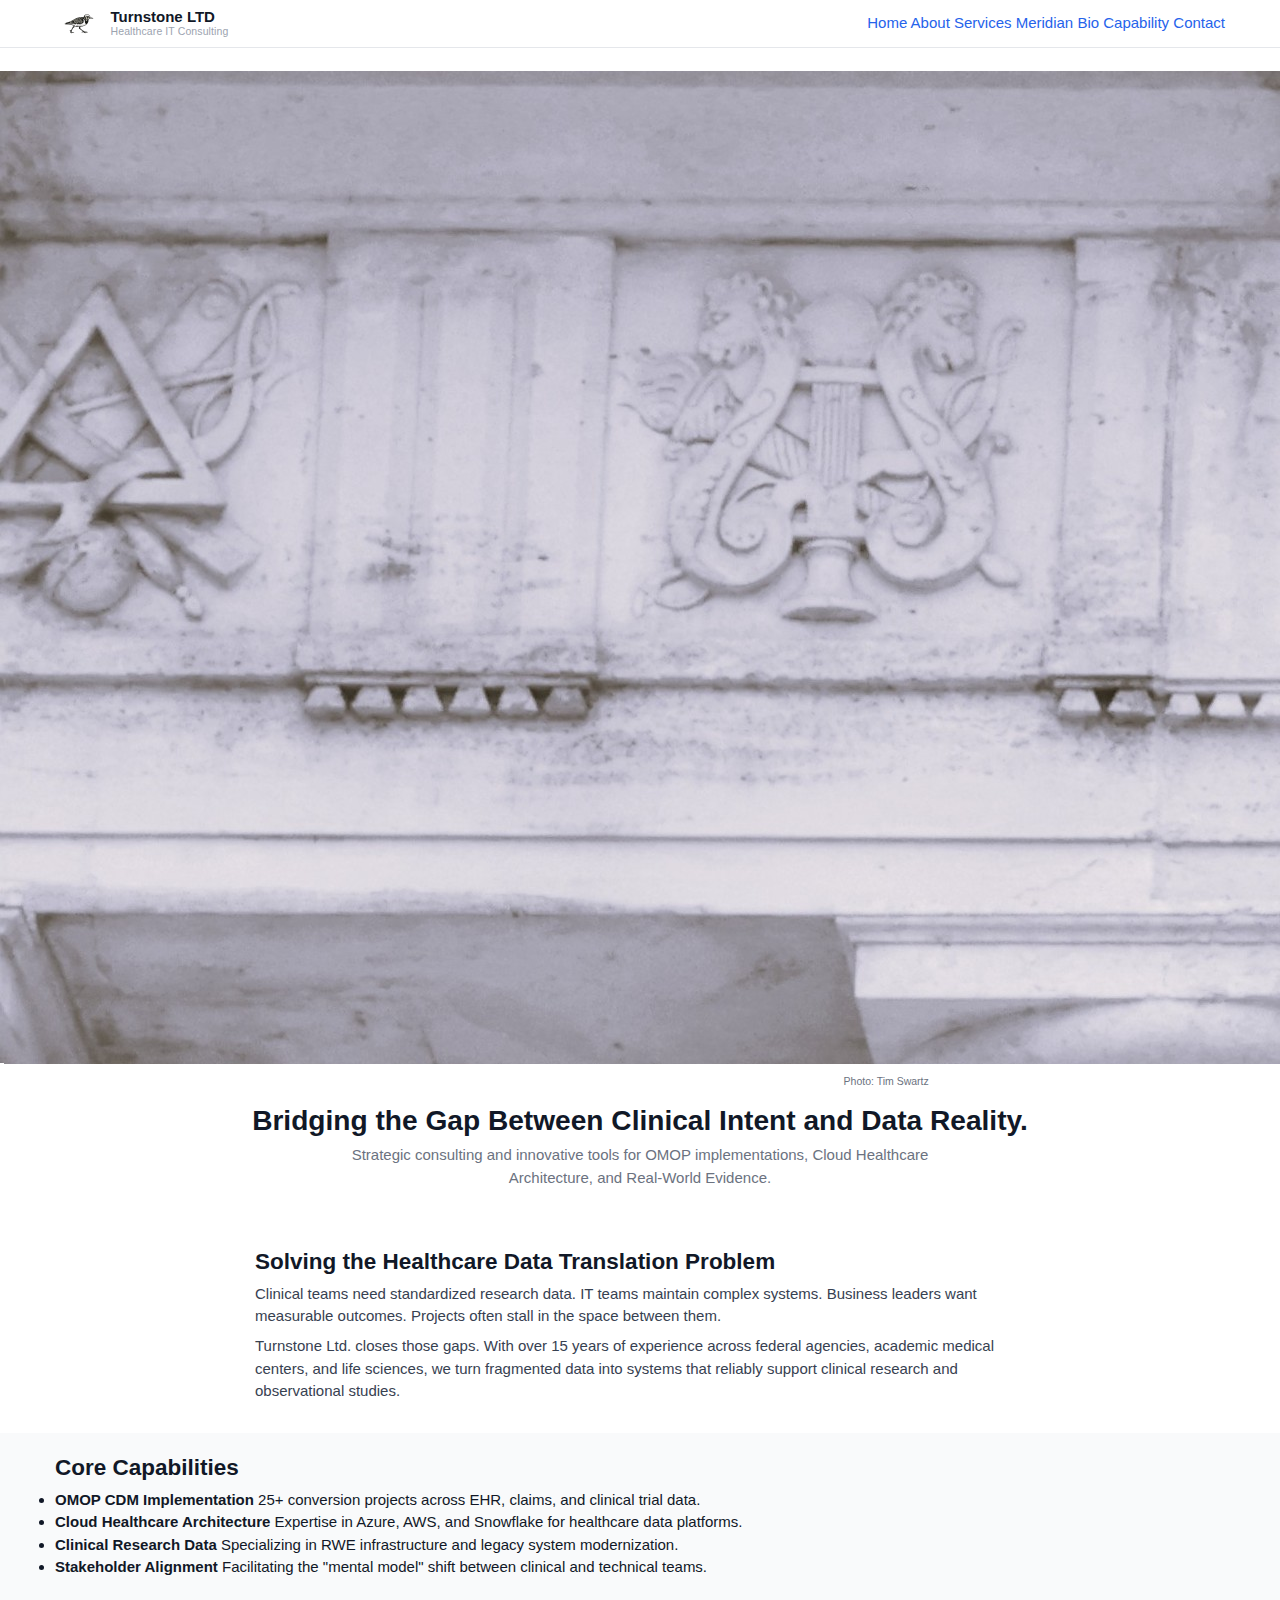
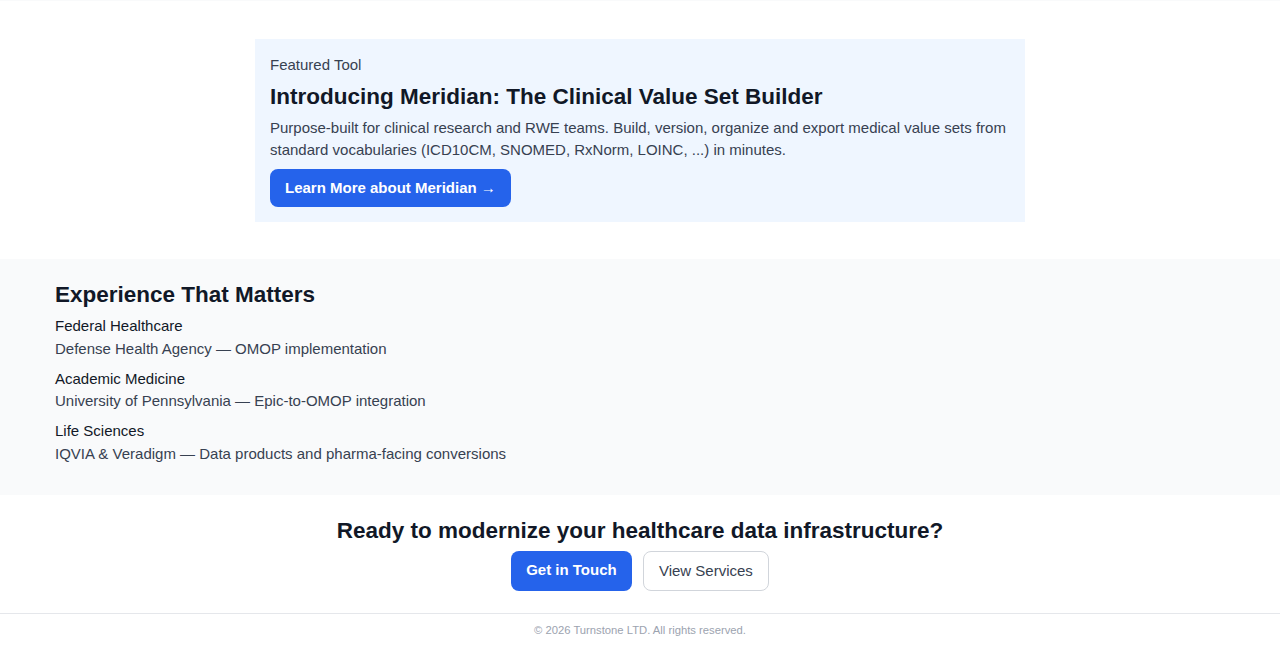
<file: index.html>
<!DOCTYPE html>
<html lang="en">
<head>
  <meta charset="UTF-8">
  <meta name="viewport" content="width=device-width, initial-scale=1.0">
  <meta name="description" content="Turnstone LTD - Strategic consulting for OMOP implementations, Cloud Healthcare Architecture, and Real-World Evidence.">
  <meta name="keywords" content="Turnstone, OMOP, healthcare IT, clinical data, RWE, consulting">
  <meta name="author" content="Turnstone LTD">

  <title>Turnstone LTD - Healthcare IT Consulting</title>

  <!-- Stylesheets -->
  <link rel="stylesheet" href="css/main.css">
  <link rel="stylesheet" href="css/responsive.css">

  <!-- Favicon -->
  <link rel="icon" type="image/png" href="images/turnstoneminimal.png">
</head>
<body class="site-page">

  <!-- Header / Navigation -->
  <header class="header">
    <div class="container">
      <a href="index.html" class="logo">
        <img src="images/turnstone.png" alt="Turnstone logo" class="logo-img">
        <div class="logo-text">
          <span class="logo-name">Turnstone LTD</span>
          <span class="logo-subtitle">Healthcare IT Consulting</span>
        </div>
      </a>
      <nav class="header-nav">
        <a href="index.html" class="nav-link active">Home</a>
        <a href="about.html" class="nav-link">About</a>
        <a href="services.html" class="nav-link">Services</a>
        <a href="https://meridian.turnstone.ltd" class="nav-link" target="_blank" rel="noopener noreferrer">Meridian</a>
        <a href="bio.html" class="nav-link">Bio</a>
        <a href="capability.html" class="nav-link">Capability</a>
        <a href="contact.html" class="nav-link nav-cta">Contact</a>
      </nav>
    </div>
  </header>

  <!-- Hero Section -->
  <section class="hero">
    <div class="hero-photo">
      <img src="images/photos/lepenseur.JPG" alt="The Thinker at the Philadelphia Museum of Art">
    </div>
    <p style="text-align: right; font-size: 0.7rem; color: var(--color-text-light); padding: 0.25rem 0.75rem 0;">Photo: Tim Swartz</p>
    <div class="container hero-text">
      <h1>Bridging the Gap Between Clinical Intent and Data Reality.</h1>
      <p>Strategic consulting and innovative tools for OMOP implementations, Cloud Healthcare Architecture, and Real-World Evidence.</p>
    </div>
  </section>

  <!-- Problem & Solution -->
  <section class="section">
    <div class="container-narrow">
      <h2>Solving the Healthcare Data Translation Problem</h2>
      <p>Clinical teams need standardized research data. IT teams maintain complex systems. Business leaders want measurable outcomes. Projects often stall in the space between them.</p>
      <p>Turnstone Ltd. closes those gaps. With over 15 years of experience across federal agencies, academic medical centers, and life sciences, we turn fragmented data into systems that reliably support clinical research and observational studies.</p>
    </div>
  </section>

  <!-- Core Capabilities -->
  <section class="section section-alt">
    <div class="container">
      <h2 class="section-heading">Core Capabilities</h2>
      <ul class="cap-list">
        <li><strong>OMOP CDM Implementation</strong> 25+ conversion projects across EHR, claims, and clinical trial data.</li>
        <li><strong>Cloud Healthcare Architecture</strong> Expertise in Azure, AWS, and Snowflake for healthcare data platforms.</li>
        <li><strong>Clinical Research Data</strong> Specializing in RWE infrastructure and legacy system modernization.</li>
        <li><strong>Stakeholder Alignment</strong> Facilitating the "mental model" shift between clinical and technical teams.</li>
      </ul>
    </div>
  </section>

  <!-- Featured Tool: Meridian -->
  <section class="section">
    <div class="container-narrow">
      <div class="highlight meridian-callout">
        <p class="callout-label">Featured Tool</p>
        <h2>Introducing Meridian: The Clinical Value Set Builder</h2>
        <p>Purpose-built for clinical research and RWE teams. Build, version, organize and export medical value sets from standard vocabularies (ICD10CM, SNOMED, RxNorm, LOINC, ...) in minutes.</p>
        <a href="https://meridian.turnstone.ltd" class="btn btn-primary" target="_blank" rel="noopener noreferrer">Learn More about Meridian →</a>
      </div>
    </div>
  </section>

  <!-- Experience That Matters -->
  <section class="section section-alt">
    <div class="container">
      <h2 class="section-heading">Experience That Matters</h2>
      <div class="exp-grid">
        <div class="exp-item">
          <span class="exp-sector">Federal Healthcare</span>
          <p>Defense Health Agency — OMOP implementation</p>
        </div>
        <div class="exp-item">
          <span class="exp-sector">Academic Medicine</span>
          <p>University of Pennsylvania — Epic-to-OMOP integration</p>
        </div>
        <div class="exp-item">
          <span class="exp-sector">Life Sciences</span>
          <p>IQVIA &amp; Veradigm — Data products and pharma-facing conversions</p>
        </div>
      </div>
    </div>
  </section>

  <!-- Call to Action -->
  <section class="section cta-section">
    <div class="container text-center">
      <h2>Ready to modernize your healthcare data infrastructure?</h2>
      <div class="btn-group">
        <a href="contact.html" class="btn btn-primary">Get in Touch</a>
        <a href="services.html" class="btn btn-secondary">View Services</a>
      </div>
    </div>
  </section>

  <!-- Footer -->
  <footer class="footer">
    <div class="container">
      <p>&copy; <span id="current-year"></span> Turnstone LTD. All rights reserved.</p>
    </div>
  </footer>

  <!-- JavaScript -->
  <script src="js/main.js"></script>
</body>
</html>
</file>
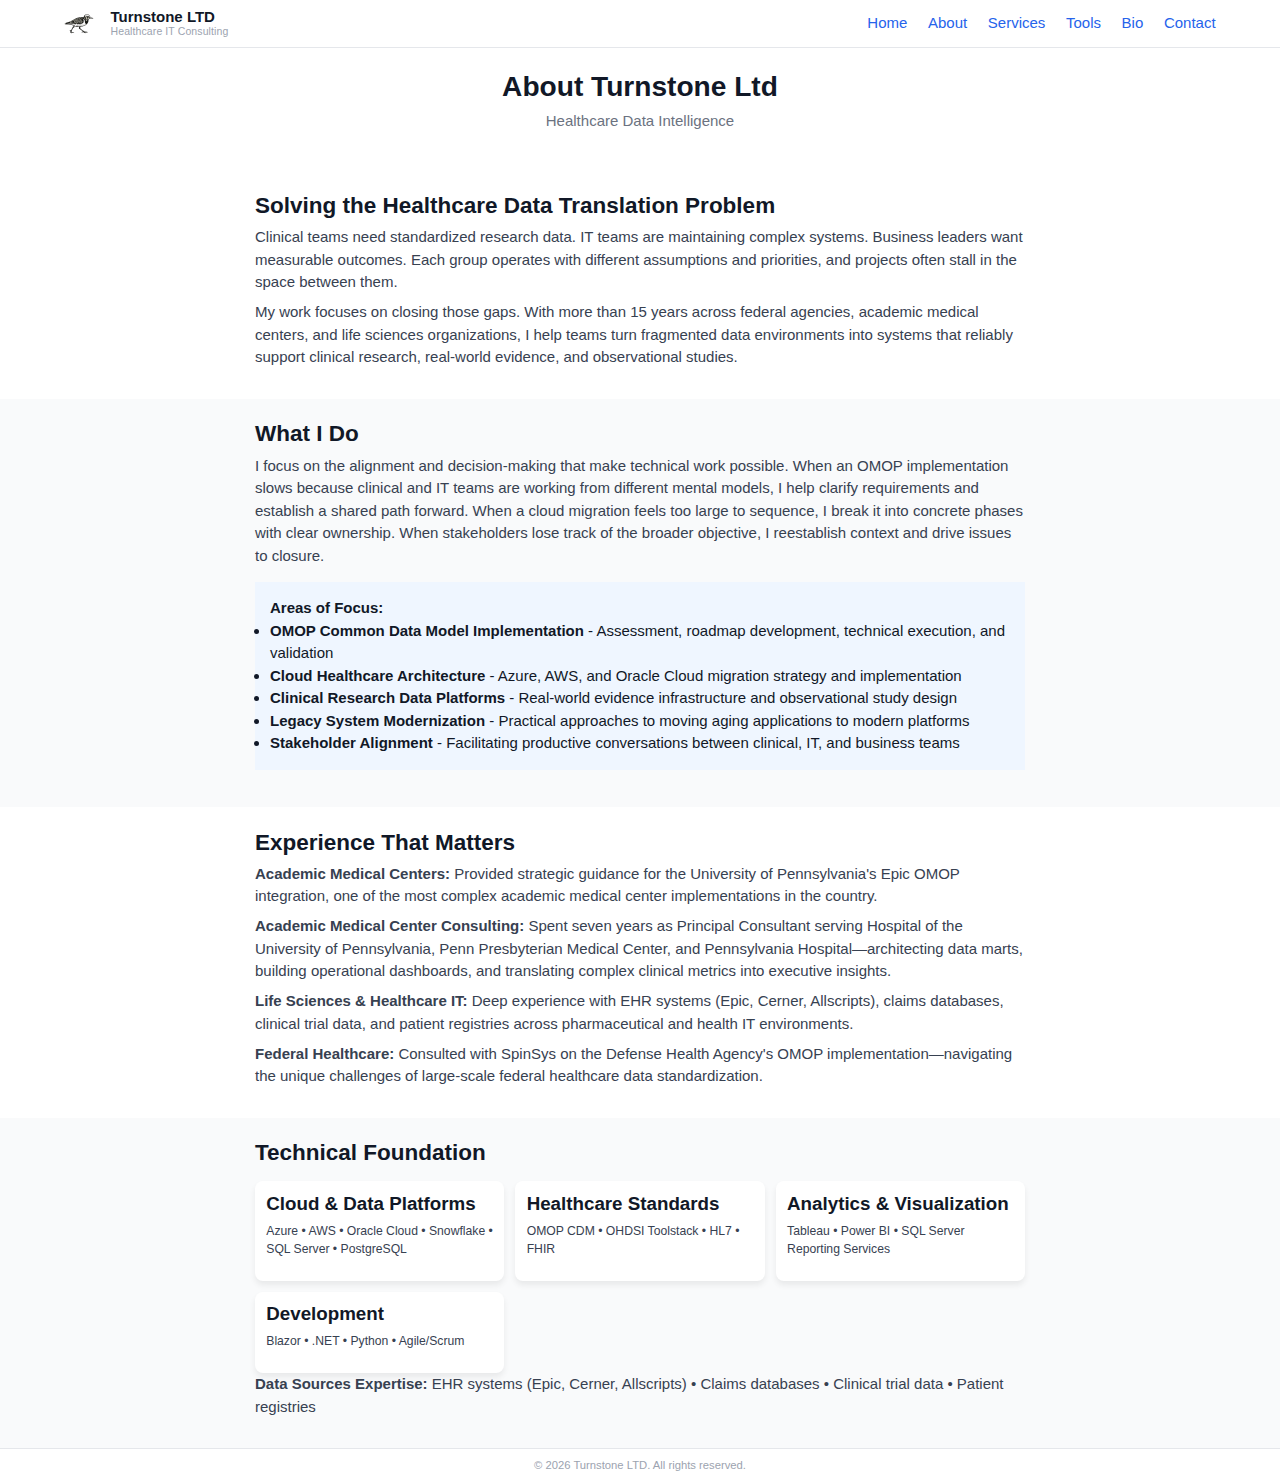
<file: about.html>
<!DOCTYPE html>
<html lang="en">
<head>
  <meta charset="UTF-8">
  <meta name="viewport" content="width=device-width, initial-scale=1.0">
  <meta name="description" content="About Turnstone Ltd - Healthcare Data Intelligence. OMOP, cloud architecture, and clinical research data consulting.">
  <meta name="keywords" content="Turnstone, healthcare data, OMOP, consulting, clinical research">
  <meta name="author" content="Turnstone LTD">

  <title>About - Turnstone Ltd</title>

  <!-- Stylesheets -->
  <link rel="stylesheet" href="css/main.css">
  <link rel="stylesheet" href="css/responsive.css">

  <!-- Favicon -->
  <link rel="icon" type="image/png" href="images/turnstoneminimal.png">
</head>
<body>

  <!-- Header / Navigation -->
  <header class="header">
    <div class="container">
      <a href="index.html" class="logo">
        <img src="images/turnstone.png" alt="Turnstone logo" class="logo-img">
        <div class="logo-text">
          <span class="logo-name">Turnstone LTD</span>
          <span class="logo-subtitle">Healthcare IT Consulting</span>
        </div>
      </a>

      <button class="menu-toggle" aria-label="Toggle menu" aria-expanded="false">
        <span></span>
        <span></span>
        <span></span>
      </button>

      <nav class="nav">
        <a href="index.html">Home</a>
        <a href="about.html" class="active">About</a>
        <a href="services.html">Services</a>
        <a href="tools.html">Tools</a>
        <a href="bio.html">Bio</a>
        <a href="contact.html">Contact</a>
      </nav>
    </div>
  </header>

  <!-- Page Header -->
  <section class="hero">
    <div class="container-narrow">
      <h1>About Turnstone Ltd</h1>
      <p>Healthcare Data Intelligence</p>
    </div>
  </section>

  <!-- Intro -->
  <section class="section">
    <div class="container-narrow">
      <h2>Solving the Healthcare Data Translation Problem</h2>
      <p>Clinical teams need standardized research data. IT teams are maintaining complex systems. Business leaders want measurable outcomes. Each group operates with different assumptions and priorities, and projects often stall in the space between them.</p>
      <p>My work focuses on closing those gaps. With more than 15 years across federal agencies, academic medical centers, and life sciences organizations, I help teams turn fragmented data environments into systems that reliably support clinical research, real&#8209;world evidence, and observational studies.</p>
    </div>
  </section>

  <!-- What I Do -->
  <section class="section section-alt">
    <div class="container-narrow">
      <h2>What I Do</h2>
      <p>I focus on the alignment and decision&#8209;making that make technical work possible. When an OMOP implementation slows because clinical and IT teams are working from different mental models, I help clarify requirements and establish a shared path forward. When a cloud migration feels too large to sequence, I break it into concrete phases with clear ownership. When stakeholders lose track of the broader objective, I reestablish context and drive issues to closure.</p>
      <div class="highlight">
        <strong>Areas of Focus:</strong>
        <ul>
          <li><strong>OMOP Common Data Model Implementation</strong> - Assessment, roadmap development, technical execution, and validation</li>
          <li><strong>Cloud Healthcare Architecture</strong> - Azure, AWS, and Oracle Cloud migration strategy and implementation</li>
          <li><strong>Clinical Research Data Platforms</strong> - Real-world evidence infrastructure and observational study design</li>
          <li><strong>Legacy System Modernization</strong> - Practical approaches to moving aging applications to modern platforms</li>
          <li><strong>Stakeholder Alignment</strong> - Facilitating productive conversations between clinical, IT, and business teams</li>
        </ul>
      </div>
    </div>
  </section>

  <!-- Experience -->
  <section class="section">
    <div class="container-narrow">
      <h2>Experience That Matters</h2>
      <p><strong>Academic Medical Centers:</strong> Provided strategic guidance for the University of Pennsylvania's Epic OMOP integration, one of the most complex academic medical center implementations in the country.</p>
      <p><strong>Academic Medical Center Consulting:</strong> Spent seven years as Principal Consultant serving Hospital of the University of Pennsylvania, Penn Presbyterian Medical Center, and Pennsylvania Hospital—architecting data marts, building operational dashboards, and translating complex clinical metrics into executive insights.</p>
      <p><strong>Life Sciences &amp; Healthcare IT:</strong> Deep experience with EHR systems (Epic, Cerner, Allscripts), claims databases, clinical trial data, and patient registries across pharmaceutical and health IT environments.</p>
      <p><strong>Federal Healthcare:</strong> Consulted with SpinSys on the Defense Health Agency's OMOP implementation—navigating the unique challenges of large-scale federal healthcare data standardization.</p>
    </div>
  </section>

  <!-- Technical Foundation -->
  <section class="section section-alt">
    <div class="container-narrow">
      <h2>Technical Foundation</h2>
      <div class="card-grid">
        <div class="card">
          <h3>Cloud &amp; Data Platforms</h3>
          <p>Azure &bull; AWS &bull; Oracle Cloud &bull; Snowflake &bull; SQL Server &bull; PostgreSQL</p>
        </div>
        <div class="card">
          <h3>Healthcare Standards</h3>
          <p>OMOP CDM &bull; OHDSI Toolstack &bull; HL7 &bull; FHIR</p>
        </div>
        <div class="card">
          <h3>Analytics &amp; Visualization</h3>
          <p>Tableau &bull; Power BI &bull; SQL Server Reporting Services</p>
        </div>
        <div class="card">
          <h3>Development</h3>
          <p>Blazor &bull; .NET &bull; Python &bull; Agile/Scrum</p>
        </div>
      </div>
      <p><strong>Data Sources Expertise:</strong> EHR systems (Epic, Cerner, Allscripts) &bull; Claims databases &bull; Clinical trial data &bull; Patient registries</p>
    </div>
  </section>

  <!-- Footer -->
  <footer class="footer">
    <div class="container">
      <p>&copy; <span id="current-year"></span> Turnstone LTD. All rights reserved.</p>
    </div>
  </footer>

  <!-- JavaScript -->
  <script src="js/main.js"></script>

</body>
</html>
</file>
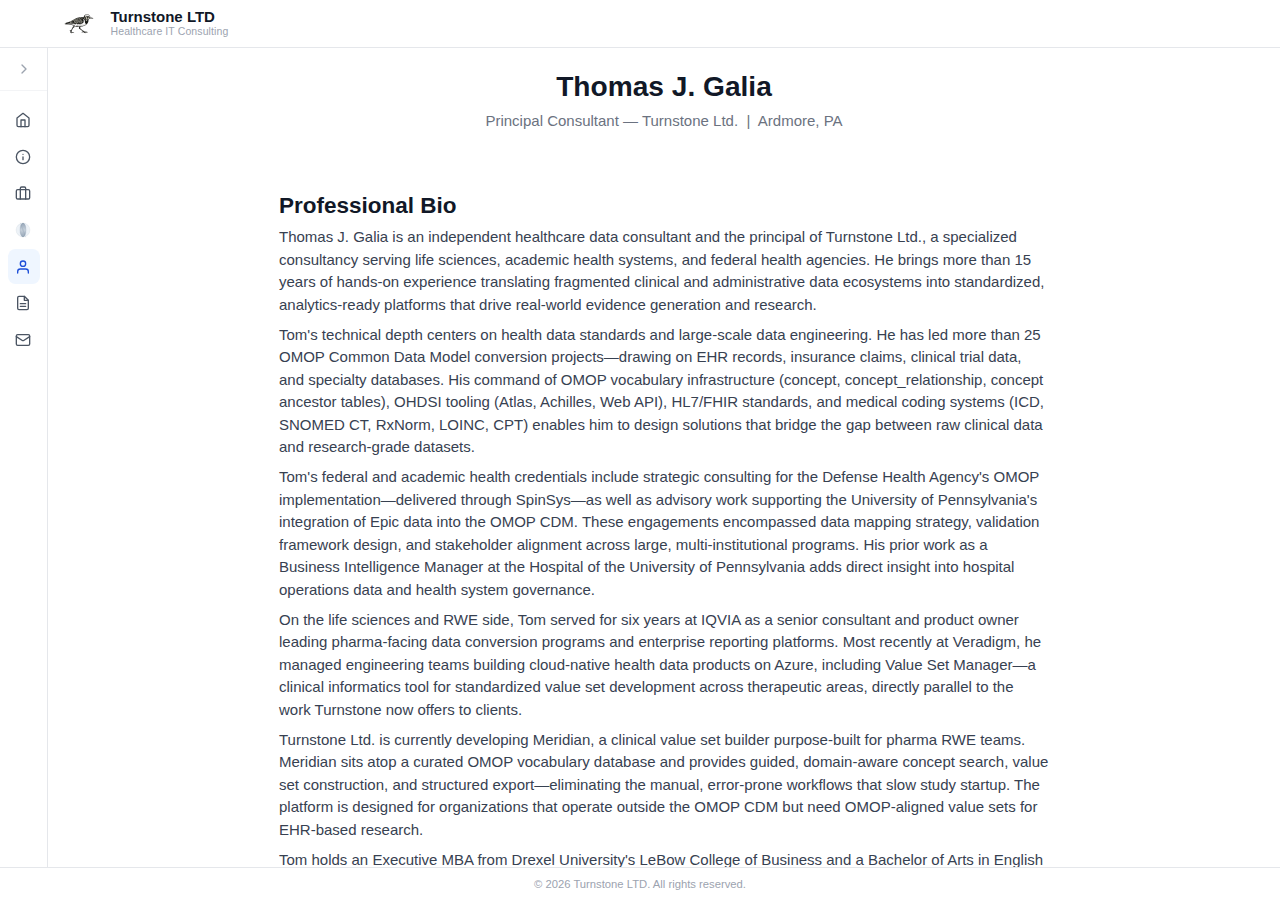
<file: bio.html>
<!DOCTYPE html>
<html lang="en">
<head>
  <meta charset="UTF-8">
  <meta name="viewport" content="width=device-width, initial-scale=1.0">
  <meta name="description" content="Thomas J. Galia - Principal Consultant, Turnstone Ltd. Healthcare data consultant specializing in OMOP CDM, clinical data engineering, and real-world evidence.">
  <meta name="keywords" content="Thomas Galia, Turnstone, OMOP, healthcare data, consulting, RWE, clinical informatics">
  <meta name="author" content="Turnstone LTD">

  <title>Bio - Thomas J. Galia | Turnstone Ltd</title>

  <!-- Stylesheets -->
  <link rel="stylesheet" href="css/main.css">
  <link rel="stylesheet" href="css/responsive.css">

  <!-- Favicon -->
  <link rel="icon" type="image/png" href="images/turnstoneminimal.png">
</head>
<body>

  <!-- Header / Navigation -->
  <header class="header">
    <div class="container">
      <a href="index.html" class="logo">
        <img src="images/turnstone.png" alt="Turnstone logo" class="logo-img">
        <div class="logo-text">
          <span class="logo-name">Turnstone LTD</span>
          <span class="logo-subtitle">Healthcare IT Consulting</span>
        </div>
      </a>

    </div>
  </header>

  <div class="app-body">

    <!-- Sidebar -->
    <aside class="sidebar" id="sidebar">
      <div class="sidebar-toggle-row">
        <button class="sidebar-toggle" id="sidebarToggle" title="Toggle navigation">
          <svg xmlns="http://www.w3.org/2000/svg" viewBox="0 0 24 24" width="16" height="16" fill="none" stroke="currentColor" stroke-width="2" stroke-linecap="round" stroke-linejoin="round"><polyline points="9 18 15 12 9 6"/></svg>
        </button>
      </div>
      <nav class="sidebar-nav">
        <a href="index.html" class="sidebar-link" title="Home">
          <svg xmlns="http://www.w3.org/2000/svg" viewBox="0 0 24 24" width="16" height="16" fill="none" stroke="currentColor" stroke-width="2" stroke-linecap="round" stroke-linejoin="round"><path d="M3 9l9-7 9 7v11a2 2 0 0 1-2 2H5a2 2 0 0 1-2-2z"/><polyline points="9 22 9 12 15 12 15 22"/></svg>
          <span class="sidebar-label">Home</span>
        </a>
        <a href="about.html" class="sidebar-link" title="About">
          <svg xmlns="http://www.w3.org/2000/svg" viewBox="0 0 24 24" width="16" height="16" fill="none" stroke="currentColor" stroke-width="2" stroke-linecap="round" stroke-linejoin="round"><circle cx="12" cy="12" r="10"/><line x1="12" y1="16" x2="12" y2="12"/><line x1="12" y1="8" x2="12.01" y2="8"/></svg>
          <span class="sidebar-label">About</span>
        </a>
        <a href="services.html" class="sidebar-link" title="Services">
          <svg xmlns="http://www.w3.org/2000/svg" viewBox="0 0 24 24" width="16" height="16" fill="none" stroke="currentColor" stroke-width="2" stroke-linecap="round" stroke-linejoin="round"><rect x="2" y="7" width="20" height="14" rx="2" ry="2"/><path d="M16 21V5a2 2 0 0 0-2-2h-4a2 2 0 0 0-2 2v16"/></svg>
          <span class="sidebar-label">Services</span>
        </a>
        <a href="https://meridian.turnstone.ltd" class="sidebar-link" title="Meridian" target="_blank" rel="noopener noreferrer">
          <img src="images/meridian-mark.svg" alt="Meridian" width="16" height="16" style="flex-shrink:0;">
          <span class="sidebar-label">Meridian</span>
        </a>
        <a href="bio.html" class="sidebar-link active" title="Bio">
          <svg xmlns="http://www.w3.org/2000/svg" viewBox="0 0 24 24" width="16" height="16" fill="none" stroke="currentColor" stroke-width="2" stroke-linecap="round" stroke-linejoin="round"><path d="M20 21v-2a4 4 0 0 0-4-4H8a4 4 0 0 0-4 4v2"/><circle cx="12" cy="7" r="4"/></svg>
          <span class="sidebar-label">Bio</span>
        </a>
        <a href="capability.html" class="sidebar-link" title="Capability">
          <svg xmlns="http://www.w3.org/2000/svg" viewBox="0 0 24 24" width="16" height="16" fill="none" stroke="currentColor" stroke-width="2" stroke-linecap="round" stroke-linejoin="round"><path d="M14 2H6a2 2 0 0 0-2 2v16a2 2 0 0 0 2 2h12a2 2 0 0 0 2-2V8z"/><polyline points="14 2 14 8 20 8"/><line x1="16" y1="13" x2="8" y2="13"/><line x1="16" y1="17" x2="8" y2="17"/></svg>
          <span class="sidebar-label">Capability</span>
        </a>
        <a href="contact.html" class="sidebar-link" title="Contact">
          <svg xmlns="http://www.w3.org/2000/svg" viewBox="0 0 24 24" width="16" height="16" fill="none" stroke="currentColor" stroke-width="2" stroke-linecap="round" stroke-linejoin="round"><rect width="20" height="16" x="2" y="4" rx="2"/><path d="m22 7-8.97 5.7a1.94 1.94 0 0 1-2.06 0L2 7"/></svg>
          <span class="sidebar-label">Contact</span>
        </a>
      </nav>
    </aside>

    <!-- Content Pane -->
    <div class="content-pane">

  <!-- Page Header -->
  <section class="hero">
    <div class="container-narrow">
      <h1>Thomas J. Galia</h1>
      <p>Principal Consultant &mdash; Turnstone Ltd. &nbsp;|&nbsp; Ardmore, PA</p>
    </div>
  </section>

  <!-- Professional Bio -->
  <section class="section">
    <div class="container-narrow">
      <h2>Professional Bio</h2>
      <p>Thomas J. Galia is an independent healthcare data consultant and the principal of Turnstone Ltd., a specialized consultancy serving life sciences, academic health systems, and federal health agencies. He brings more than 15 years of hands-on experience translating fragmented clinical and administrative data ecosystems into standardized, analytics-ready platforms that drive real-world evidence generation and research.</p>
      <p>Tom's technical depth centers on health data standards and large-scale data engineering. He has led more than 25 OMOP Common Data Model conversion projects&mdash;drawing on EHR records, insurance claims, clinical trial data, and specialty databases. His command of OMOP vocabulary infrastructure (concept, concept_relationship, concept ancestor tables), OHDSI tooling (Atlas, Achilles, Web API), HL7/FHIR standards, and medical coding systems (ICD, SNOMED CT, RxNorm, LOINC, CPT) enables him to design solutions that bridge the gap between raw clinical data and research-grade datasets.</p>
      <p>Tom's federal and academic health credentials include strategic consulting for the Defense Health Agency's OMOP implementation&mdash;delivered through SpinSys&mdash;as well as advisory work supporting the University of Pennsylvania's integration of Epic data into the OMOP CDM. These engagements encompassed data mapping strategy, validation framework design, and stakeholder alignment across large, multi-institutional programs. His prior work as a Business Intelligence Manager at the Hospital of the University of Pennsylvania adds direct insight into hospital operations data and health system governance.</p>
      <p>On the life sciences and RWE side, Tom served for six years at IQVIA as a senior consultant and product owner leading pharma-facing data conversion programs and enterprise reporting platforms. Most recently at Veradigm, he managed engineering teams building cloud-native health data products on Azure, including Value Set Manager&mdash;a clinical informatics tool for standardized value set development across therapeutic areas, directly parallel to the work Turnstone now offers to clients.</p>
      <p>Turnstone Ltd. is currently developing Meridian, a clinical value set builder purpose-built for pharma RWE teams. Meridian sits atop a curated OMOP vocabulary database and provides guided, domain-aware concept search, value set construction, and structured export&mdash;eliminating the manual, error-prone workflows that slow study startup. The platform is designed for organizations that operate outside the OMOP CDM but need OMOP-aligned value sets for EHR-based research.</p>
      <p>Tom holds an Executive MBA from Drexel University's LeBow College of Business and a Bachelor of Arts in English from the University of Delaware. He operates at the intersection of clinical informatics, data engineering, and program leadership&mdash;equally at home in a technical architecture conversation and in a stakeholder alignment session.</p>
    </div>
  </section>

  <!-- Core Capabilities -->
  <section class="section section-alt">
    <div class="container-narrow">
      <h2>Core Capabilities</h2>
      <ul>
        <li><strong>Health Data Standards &amp; Interoperability:</strong> OMOP CDM, OHDSI tool stack, HL7 FHIR, ICD-9/10, SNOMED CT, RxNorm, LOINC, CPT; concept vocabulary engineering and crosswalk design</li>
        <li><strong>Clinical Data Engineering &amp; ETL:</strong> End-to-end EHR data conversion (Epic, Cerner, Allscripts), claims and registry data, SQL Server T-SQL/SSIS, Azure Data Factory, Redshift, Snowflake</li>
        <li><strong>Cloud Architecture:</strong> Azure (SQL Database, Blob Storage, Static Web Apps, Functions, Data Factory), AWS (S3, Redshift), Oracle Cloud</li>
        <li><strong>Real-World Evidence &amp; Pharma Analytics:</strong> Study design support, value set development, data quality validation frameworks, enterprise reporting (SSRS, Tableau, Power BI)</li>
        <li><strong>Federal &amp; Academic Health Programs:</strong> Defense Health Agency OMOP implementation advisory; Epic-to-OMOP integration strategy; large-scale multi-institutional program support</li>
        <li><strong>Program &amp; Stakeholder Leadership:</strong> Agile/Scrum delivery, cross-functional facilitation, clinical informatics liaison, requirements definition and technical specification authorship</li>
      </ul>
    </div>
  </section>

  <!-- Target Engagements -->
  <section class="section">
    <div class="container-narrow">
      <h2>Target Engagements</h2>
      <ul>
        <li>OMOP CDM implementation programs for life sciences pharma &amp; academic health</li>
        <li>Clinical value set development and vocabulary management tooling</li>
        <li>Federal health data modernization (Defense Health Agency program)</li>
        <li>Academic health system analytics and EHR data infrastructure</li>
        <li>FHIR-based interoperability strategy and HL7 standards advisory</li>
        <li>Healthcare data platform architecture on Azure or AWS</li>
      </ul>
    </div>
  </section>

  <!-- Selected Experience -->
  <section class="section section-alt">
    <div class="container-narrow">
      <h2>Selected Experience</h2>
      <div class="card-grid" style="display:flex; flex-wrap:wrap; justify-content:center;">
        <div class="card">
          <h3>Turnstone Ltd.</h3>
          <p style="font-size: 0.85em; color: var(--color-accent); margin-bottom: 0.5rem;">2010&ndash;2017, reactivated 2024 &mdash; Principal Consultant</p>
          <p>Business intelligence and analytics consulting to Penn Medicine (HUP, PPMC, PAH); SQL Server data mart architecture; executive dashboards.</p>
        </div>
        <div class="card">
          <h3>Veradigm</h3>
          <p style="font-size: 0.85em; color: var(--color-accent); margin-bottom: 0.5rem;">2023&ndash;2026 &mdash; Senior Development Manager, Life Sciences Engineering</p>
          <p>Led Azure cloud product development including Value Set Manager, a clinical informatics tool for standardized value set development across therapeutic areas.</p>
        </div>
        <div class="card">
          <h3>IQVIA</h3>
          <p style="font-size: 0.85em; color: var(--color-accent); margin-bottom: 0.5rem;">2017&ndash;2023 &mdash; Data Analytics Manager</p>
          <p>Owned 25+ OMOP conversion projects for pharma clients; designed enterprise OMOP data mart; consulted on Defense Health Agency and University of Pennsylvania OMOP programs.</p>
        </div>
        <div class="card">
          <h3>Hospital of the University of Pennsylvania</h3>
          <p style="font-size: 0.85em; color: var(--color-accent); margin-bottom: 0.5rem;">2007&ndash;2011 &mdash; BI Manager, Operations Analytics</p>
          <p>Real-time operational dashboards, ETL/SSIS, hospital throughput and bed management analytics.</p>
        </div>
      </div>
    </div>
  </section>

  <!-- Education -->
  <section class="section">
    <div class="container-narrow">
      <h2>Education</h2>
      <p><strong>Executive MBA</strong> &mdash; Drexel University, LeBow College of Business</p>
      <p><strong>Bachelor of Arts, English</strong> &mdash; University of Delaware</p>
    </div>
  </section>

    </div><!-- /.content-pane -->
  </div><!-- /.app-body -->

  <!-- Footer -->
  <footer class="footer">
    <div class="container">
      <p>&copy; <span id="current-year"></span> Turnstone LTD. All rights reserved.</p>
    </div>
  </footer>

  <!-- JavaScript -->
  <script src="js/main.js"></script>

</body>
</html>
</file>
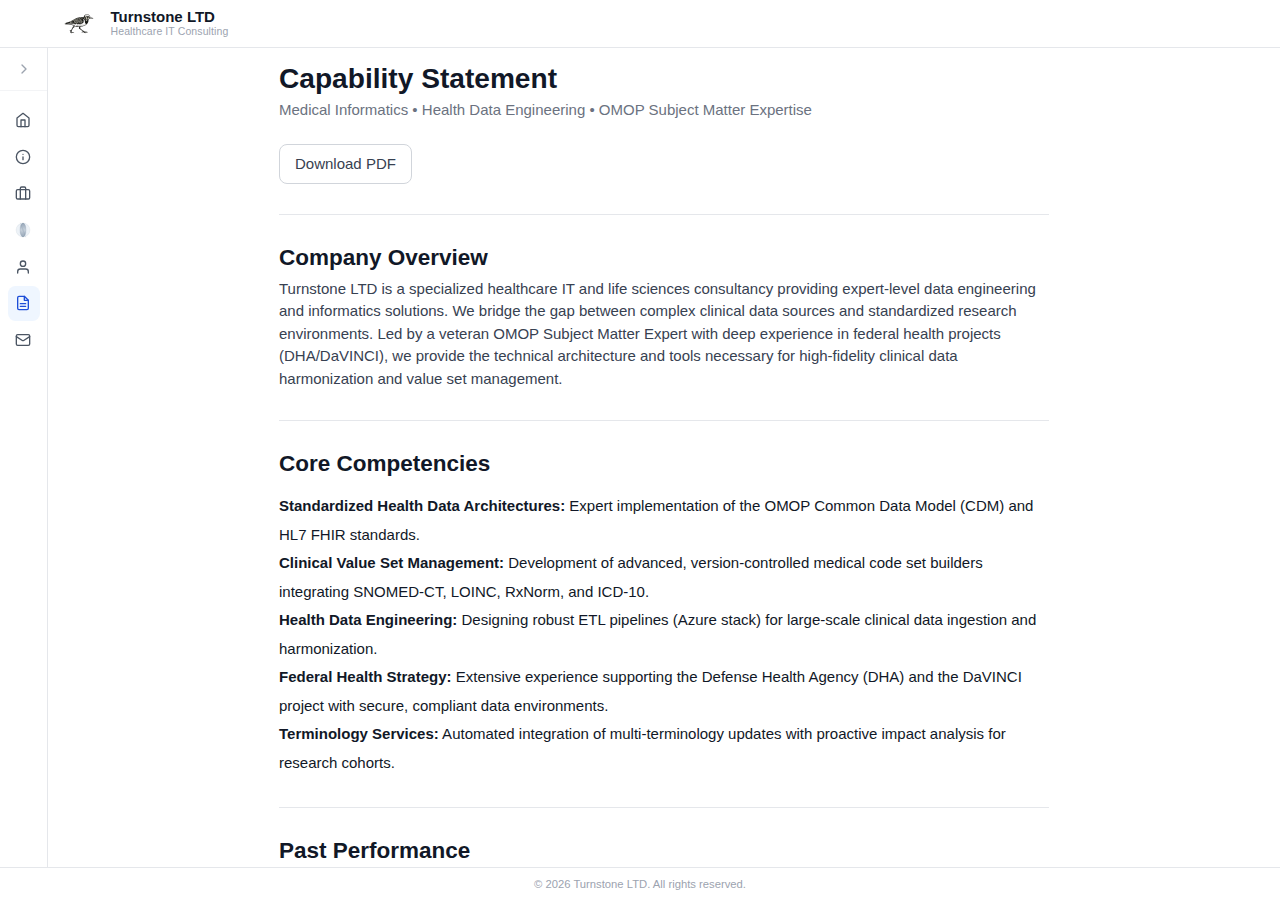
<file: capability.html>
<!DOCTYPE html>
<html lang="en">
<head>
  <meta charset="UTF-8">
  <meta name="viewport" content="width=device-width, initial-scale=1.0">
  <meta name="description" content="Turnstone LTD Capability Statement - Medical Informatics, Health Data Engineering, and OMOP Subject Matter Expertise.">
  <meta name="keywords" content="Turnstone, capability statement, OMOP, healthcare IT, medical informatics, DHA, federal health">
  <meta name="author" content="Turnstone LTD">

  <title>Capability Statement - Turnstone LTD</title>

  <!-- Stylesheets -->
  <link rel="stylesheet" href="css/main.css">
  <link rel="stylesheet" href="css/responsive.css">

  <!-- Favicon -->
  <link rel="icon" type="image/png" href="images/turnstoneminimal.png">
</head>
<body>

  <!-- Header / Navigation -->
  <header class="header">
    <div class="container">
      <a href="index.html" class="logo">
        <img src="images/turnstone.png" alt="Turnstone logo" class="logo-img">
        <div class="logo-text">
          <span class="logo-name">Turnstone LTD</span>
          <span class="logo-subtitle">Healthcare IT Consulting</span>
        </div>
      </a>
    </div>
  </header>

  <div class="app-body">

    <!-- Sidebar -->
    <aside class="sidebar" id="sidebar">
      <div class="sidebar-toggle-row">
        <button class="sidebar-toggle" id="sidebarToggle" title="Toggle navigation">
          <svg xmlns="http://www.w3.org/2000/svg" viewBox="0 0 24 24" width="16" height="16" fill="none" stroke="currentColor" stroke-width="2" stroke-linecap="round" stroke-linejoin="round"><polyline points="9 18 15 12 9 6"/></svg>
        </button>
      </div>
      <nav class="sidebar-nav">
        <a href="index.html" class="sidebar-link" title="Home">
          <svg xmlns="http://www.w3.org/2000/svg" viewBox="0 0 24 24" width="16" height="16" fill="none" stroke="currentColor" stroke-width="2" stroke-linecap="round" stroke-linejoin="round"><path d="M3 9l9-7 9 7v11a2 2 0 0 1-2 2H5a2 2 0 0 1-2-2z"/><polyline points="9 22 9 12 15 12 15 22"/></svg>
          <span class="sidebar-label">Home</span>
        </a>
        <a href="about.html" class="sidebar-link" title="About">
          <svg xmlns="http://www.w3.org/2000/svg" viewBox="0 0 24 24" width="16" height="16" fill="none" stroke="currentColor" stroke-width="2" stroke-linecap="round" stroke-linejoin="round"><circle cx="12" cy="12" r="10"/><line x1="12" y1="16" x2="12" y2="12"/><line x1="12" y1="8" x2="12.01" y2="8"/></svg>
          <span class="sidebar-label">About</span>
        </a>
        <a href="services.html" class="sidebar-link" title="Services">
          <svg xmlns="http://www.w3.org/2000/svg" viewBox="0 0 24 24" width="16" height="16" fill="none" stroke="currentColor" stroke-width="2" stroke-linecap="round" stroke-linejoin="round"><rect x="2" y="7" width="20" height="14" rx="2" ry="2"/><path d="M16 21V5a2 2 0 0 0-2-2h-4a2 2 0 0 0-2 2v16"/></svg>
          <span class="sidebar-label">Services</span>
        </a>
        <a href="https://meridian.turnstone.ltd" class="sidebar-link" title="Meridian" target="_blank" rel="noopener noreferrer">
          <img src="images/meridian-mark.svg" alt="Meridian" width="16" height="16" style="flex-shrink:0;">
          <span class="sidebar-label">Meridian</span>
        </a>
        <a href="bio.html" class="sidebar-link" title="Bio">
          <svg xmlns="http://www.w3.org/2000/svg" viewBox="0 0 24 24" width="16" height="16" fill="none" stroke="currentColor" stroke-width="2" stroke-linecap="round" stroke-linejoin="round"><path d="M20 21v-2a4 4 0 0 0-4-4H8a4 4 0 0 0-4 4v2"/><circle cx="12" cy="7" r="4"/></svg>
          <span class="sidebar-label">Bio</span>
        </a>
        <a href="capability.html" class="sidebar-link active" title="Capability">
          <svg xmlns="http://www.w3.org/2000/svg" viewBox="0 0 24 24" width="16" height="16" fill="none" stroke="currentColor" stroke-width="2" stroke-linecap="round" stroke-linejoin="round"><path d="M14 2H6a2 2 0 0 0-2 2v16a2 2 0 0 0 2 2h12a2 2 0 0 0 2-2V8z"/><polyline points="14 2 14 8 20 8"/><line x1="16" y1="13" x2="8" y2="13"/><line x1="16" y1="17" x2="8" y2="17"/></svg>
          <span class="sidebar-label">Capability Statement</span>
        </a>
        <a href="contact.html" class="sidebar-link" title="Contact">
          <svg xmlns="http://www.w3.org/2000/svg" viewBox="0 0 24 24" width="16" height="16" fill="none" stroke="currentColor" stroke-width="2" stroke-linecap="round" stroke-linejoin="round"><rect width="20" height="16" x="2" y="4" rx="2"/><path d="m22 7-8.97 5.7a1.94 1.94 0 0 1-2.06 0L2 7"/></svg>
          <span class="sidebar-label">Contact</span>
        </a>
      </nav>
    </aside>

    <!-- Content Pane -->
    <div class="content-pane">

      <section class="section pt-header">
        <div class="container-narrow">

          <h1 style="margin-bottom: 0.25rem;">Capability Statement</h1>
          <p style="color: var(--color-text-light); margin-bottom: 1.5rem;">Medical Informatics &bull; Health Data Engineering &bull; OMOP Subject Matter Expertise</p>
          <a href="TurnstoneLTD_Capability_Statement.pdf" class="btn btn-secondary" download>Download PDF</a>

          <hr style="margin: 2rem 0; border: none; border-top: 1px solid var(--color-border);">

          <h2>Company Overview</h2>
          <p>Turnstone LTD is a specialized healthcare IT and life sciences consultancy providing expert-level data engineering and informatics solutions. We bridge the gap between complex clinical data sources and standardized research environments. Led by a veteran OMOP Subject Matter Expert with deep experience in federal health projects (DHA/DaVINCI), we provide the technical architecture and tools necessary for high-fidelity clinical data harmonization and value set management.</p>

          <hr style="margin: 2rem 0; border: none; border-top: 1px solid var(--color-border);">

          <h2>Core Competencies</h2>
          <ul style="margin-top: 1rem; line-height: 1.9; list-style: none; padding: 0;">
            <li><strong>Standardized Health Data Architectures:</strong> Expert implementation of the OMOP Common Data Model (CDM) and HL7 FHIR standards.</li>
            <li><strong>Clinical Value Set Management:</strong> Development of advanced, version-controlled medical code set builders integrating SNOMED-CT, LOINC, RxNorm, and ICD-10.</li>
            <li><strong>Health Data Engineering:</strong> Designing robust ETL pipelines (Azure stack) for large-scale clinical data ingestion and harmonization.</li>
            <li><strong>Federal Health Strategy:</strong> Extensive experience supporting the Defense Health Agency (DHA) and the DaVINCI project with secure, compliant data environments.</li>
            <li><strong>Terminology Services:</strong> Automated integration of multi-terminology updates with proactive impact analysis for research cohorts.</li>
          </ul>

          <hr style="margin: 2rem 0; border: none; border-top: 1px solid var(--color-border);">

          <h2>Past Performance</h2>
          <ul style="margin-top: 1rem; line-height: 1.9; list-style: none; padding: 0;">
            <li><strong>Defense Health Agency (DHA) — DaVINCI Project:</strong> Served as the lead OMOP SME for several years, overseeing complex data mapping and engineering for federal healthcare initiatives.</li>
            <li><strong>Clinical Research Tool Development:</strong> Designed and deployed the Meridian Medical Value Set Builder, a proprietary application for managing clinical ontologies with full provenance and versioning (Requirement 10.6 compliant).</li>
            <li><strong>Private Sector Consultation:</strong> Provided technical informatics strategy for major life sciences organizations including Pfizer and IQVIA.</li>
          </ul>

          <hr style="margin: 2rem 0; border: none; border-top: 1px solid var(--color-border);">

          <h2>Differentiators</h2>
          <ul style="margin-top: 1rem; line-height: 1.9; list-style: none; padding: 0;">
            <li><strong>Requirement 10.6 Ready:</strong> Our proprietary Meridian platform specifically addresses the NIH requirement for automated integration, multi-terminology updates, and versioned code set tracking.</li>
            <li><strong>"Problem-Solver" Methodology:</strong> We prioritize low-bloat, high-efficiency architectures over pedantic, rigid frameworks, allowing for faster deployment in complex development environments.</li>
            <li><strong>Niche Domain Expertise:</strong> Rare combination of deep OMOP/UMLS terminology knowledge paired with modern Azure-native development skills (React, Vite, Azure SQL).</li>
          </ul>

          <hr style="margin: 2rem 0; border: none; border-top: 1px solid var(--color-border);">

          <h2>Corporate Data</h2>
          <ul style="margin-top: 1rem; line-height: 1.9; list-style: none; padding: 0;">
            <li><strong>Legal Name:</strong> Turnstone LTD</li>
            <li><strong>Location:</strong> Ardmore, PA</li>
            <li><strong>UEI:</strong> SEK7LJF59QE5</li>
            <li><strong>CAGE Code:</strong> 1ABW4</li>
            <li><strong>Clearance:</strong> Previously held Federal Secret Clearance (Expired 09/2025; Re-instatable).</li>
            <li><strong>Primary NAICS:</strong>
              <ul style="margin-top: 0.25rem; margin-left: 1.5rem; list-style: none; padding: 0; line-height: 1.9;">
                <li>541511 — Custom Computer Programming Services</li>
                <li>541512 — Computer Systems Design Services</li>
                <li>541611 — Administrative Management and General Management Consulting Services</li>
                <li>541690 — Other Scientific and Technical Consulting Services</li>
              </ul>
            </li>
          </ul>

        </div>
      </section>

    </div><!-- /.content-pane -->
  </div><!-- /.app-body -->

  <!-- Footer -->
  <footer class="footer">
    <div class="container">
      <p>&copy; <span id="current-year"></span> Turnstone LTD. All rights reserved.</p>
    </div>
  </footer>

  <!-- JavaScript -->
  <script src="js/main.js"></script>

</body>
</html>
</file>
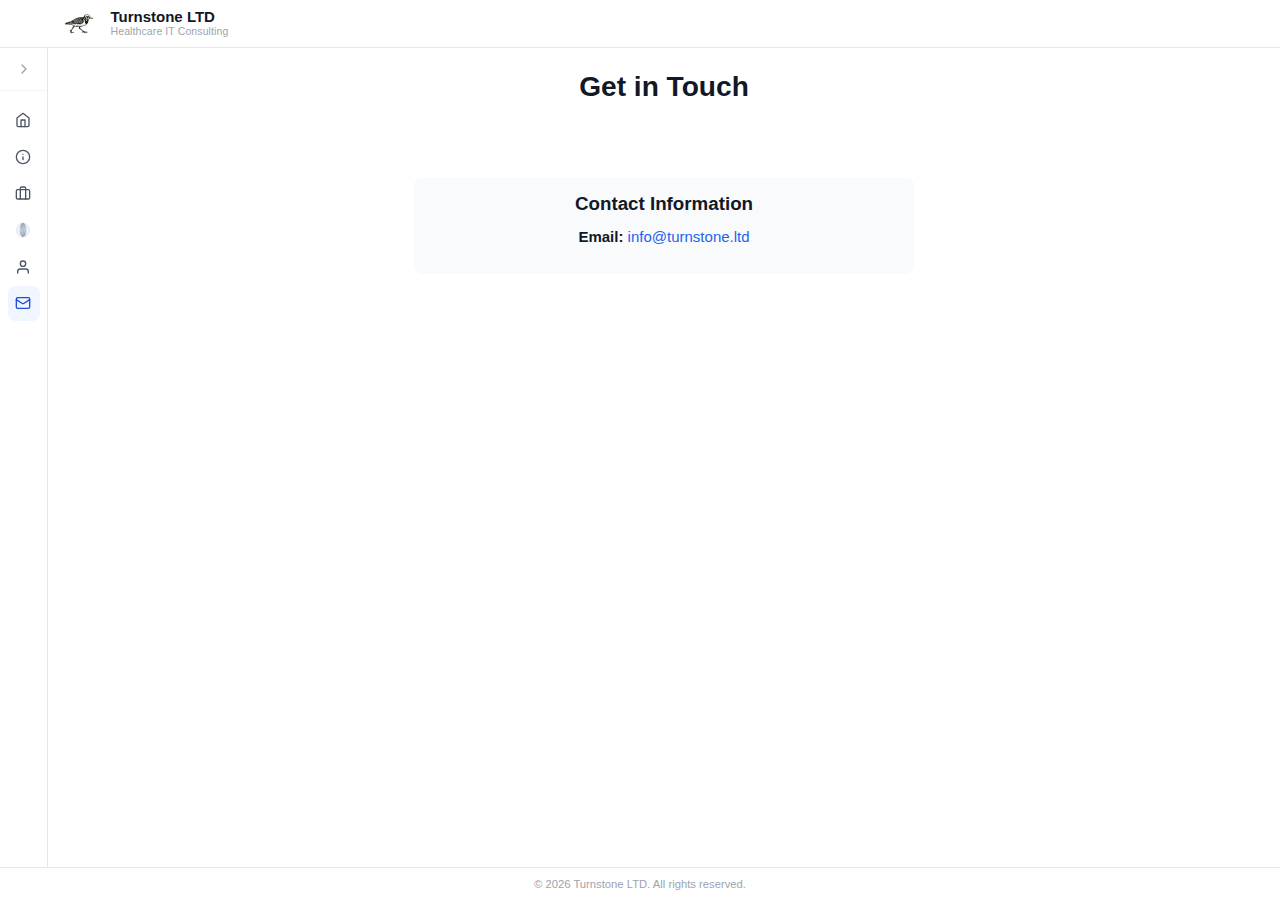
<file: contact.html>
<!DOCTYPE html>
<html lang="en">
<head>
  <meta charset="UTF-8">
  <meta name="viewport" content="width=device-width, initial-scale=1.0">
  <meta name="description" content="Get in touch with Turnstone LTD - Contact us for inquiries and collaboration opportunities">
  <meta name="keywords" content="Turnstone, contact, email, get in touch">
  <meta name="author" content="Turnstone LTD">

  <title>Contact Us - Turnstone LTD</title>

  <!-- Stylesheets -->
  <link rel="stylesheet" href="css/main.css">
  <link rel="stylesheet" href="css/responsive.css">

  <!-- Favicon -->
  <link rel="icon" type="image/png" href="images/turnstoneminimal.png">

  <style>
    .contact-info {
      background-color: var(--color-background-alt);
      padding: var(--space-lg);
      border-radius: var(--border-radius);
      max-width: 500px;
      margin: var(--space-xl) auto 0;
      text-align: center;
    }

    .contact-info h3 {
      margin-bottom: var(--space-md);
    }

    .contact-info p {
      justify-content: center;
      gap: var(--space-sm);
      margin-bottom: var(--space-md);
    }

    .contact-info strong {
      min-width: 80px;
      color: var(--color-primary);
    }
  </style>
</head>
<body>

  <!-- Header / Navigation -->
  <header class="header">
    <div class="container">
      <a href="index.html" class="logo">
        <img src="images/turnstone.png" alt="Turnstone logo" class="logo-img">
        <div class="logo-text">
          <span class="logo-name">Turnstone LTD</span>
          <span class="logo-subtitle">Healthcare IT Consulting</span>
        </div>
      </a>

    </div>
  </header>

  <div class="app-body">

    <!-- Sidebar -->
    <aside class="sidebar" id="sidebar">
      <div class="sidebar-toggle-row">
        <button class="sidebar-toggle" id="sidebarToggle" title="Toggle navigation">
          <svg xmlns="http://www.w3.org/2000/svg" viewBox="0 0 24 24" width="16" height="16" fill="none" stroke="currentColor" stroke-width="2" stroke-linecap="round" stroke-linejoin="round"><polyline points="9 18 15 12 9 6"/></svg>
        </button>
      </div>
      <nav class="sidebar-nav">
        <a href="index.html" class="sidebar-link" title="Home">
          <svg xmlns="http://www.w3.org/2000/svg" viewBox="0 0 24 24" width="16" height="16" fill="none" stroke="currentColor" stroke-width="2" stroke-linecap="round" stroke-linejoin="round"><path d="M3 9l9-7 9 7v11a2 2 0 0 1-2 2H5a2 2 0 0 1-2-2z"/><polyline points="9 22 9 12 15 12 15 22"/></svg>
          <span class="sidebar-label">Home</span>
        </a>
        <a href="about.html" class="sidebar-link" title="About">
          <svg xmlns="http://www.w3.org/2000/svg" viewBox="0 0 24 24" width="16" height="16" fill="none" stroke="currentColor" stroke-width="2" stroke-linecap="round" stroke-linejoin="round"><circle cx="12" cy="12" r="10"/><line x1="12" y1="16" x2="12" y2="12"/><line x1="12" y1="8" x2="12.01" y2="8"/></svg>
          <span class="sidebar-label">About</span>
        </a>
        <a href="services.html" class="sidebar-link" title="Services">
          <svg xmlns="http://www.w3.org/2000/svg" viewBox="0 0 24 24" width="16" height="16" fill="none" stroke="currentColor" stroke-width="2" stroke-linecap="round" stroke-linejoin="round"><rect x="2" y="7" width="20" height="14" rx="2" ry="2"/><path d="M16 21V5a2 2 0 0 0-2-2h-4a2 2 0 0 0-2 2v16"/></svg>
          <span class="sidebar-label">Services</span>
        </a>
        <a href="tools.html" class="sidebar-link" title="Tools">
          <img src="images/meridian-mark.svg" alt="Meridian" width="16" height="16" style="flex-shrink:0;">
          <span class="sidebar-label">Tools</span>
        </a>
        <a href="bio.html" class="sidebar-link" title="Bio">
          <svg xmlns="http://www.w3.org/2000/svg" viewBox="0 0 24 24" width="16" height="16" fill="none" stroke="currentColor" stroke-width="2" stroke-linecap="round" stroke-linejoin="round"><path d="M20 21v-2a4 4 0 0 0-4-4H8a4 4 0 0 0-4 4v2"/><circle cx="12" cy="7" r="4"/></svg>
          <span class="sidebar-label">Bio</span>
        </a>
        <a href="contact.html" class="sidebar-link active" title="Contact">
          <svg xmlns="http://www.w3.org/2000/svg" viewBox="0 0 24 24" width="16" height="16" fill="none" stroke="currentColor" stroke-width="2" stroke-linecap="round" stroke-linejoin="round"><rect width="20" height="16" x="2" y="4" rx="2"/><path d="m22 7-8.97 5.7a1.94 1.94 0 0 1-2.06 0L2 7"/></svg>
          <span class="sidebar-label">Contact</span>
        </a>
      </nav>
    </aside>

    <!-- Content Pane -->
    <div class="content-pane">

  <!-- Page Header -->
  <section class="hero">
    <div class="container-narrow">
      <h1>Get in Touch</h1>
    </div>
  </section>

  <!-- Contact Section -->
  <section class="section">
    <div class="container-narrow">
      <div class="contact-info">
        <h3>Contact Information</h3>
        <p>
          <strong>Email:</strong>
          <a href="mailto:info@turnstone.ltd">info@turnstone.ltd</a>
        </p>
      </div>
    </div>
  </section>

    </div><!-- /.content-pane -->
  </div><!-- /.app-body -->

  <!-- Footer -->
  <footer class="footer">
    <div class="container">
      <p>&copy; <span id="current-year"></span> Turnstone LTD. All rights reserved.</p>
    </div>
  </footer>

  <!-- JavaScript -->
  <script src="js/main.js"></script>
</body>
</html>
</file>
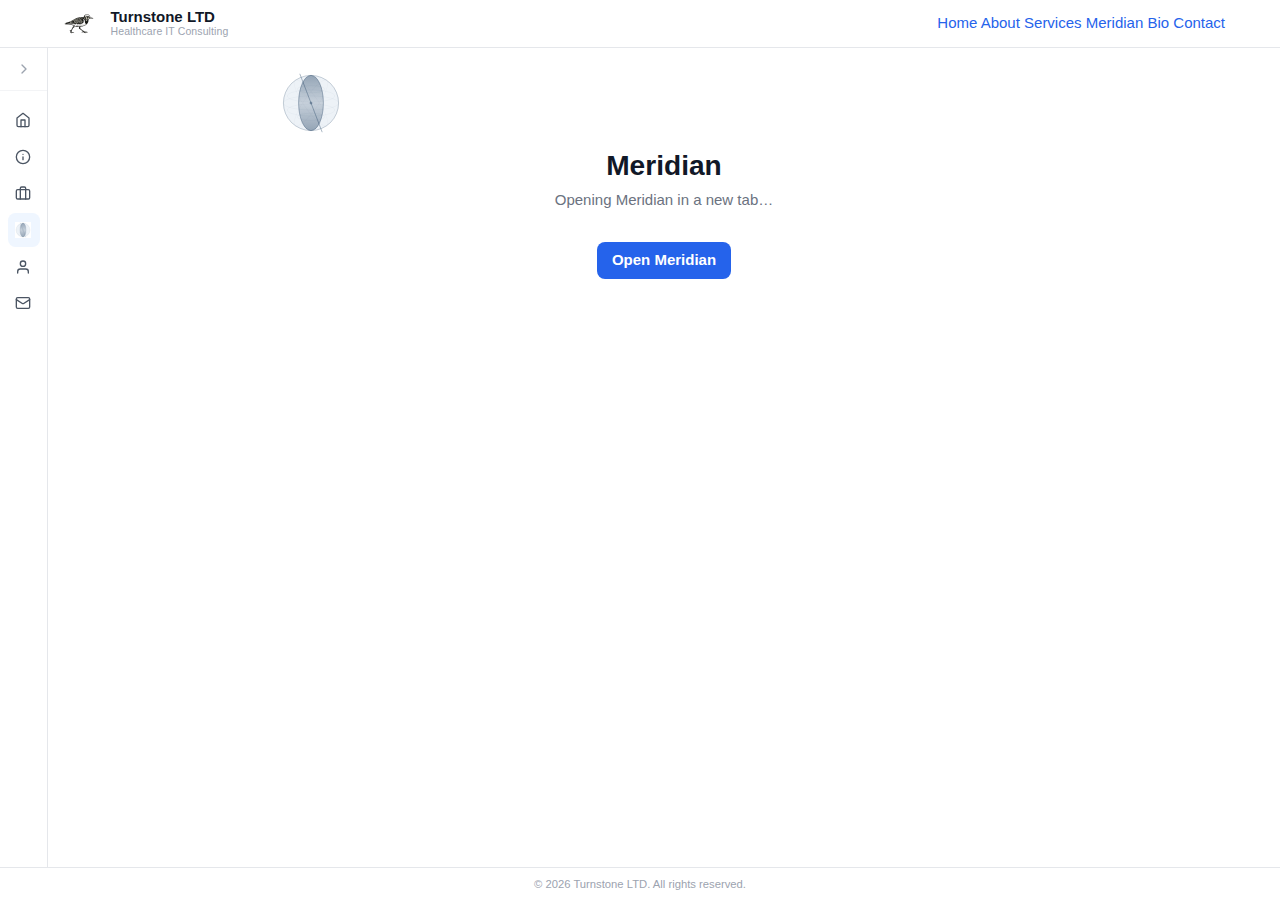
<file: meridian.html>
<!DOCTYPE html>
<html lang="en">
<head>
  <meta charset="UTF-8">
  <meta name="viewport" content="width=device-width, initial-scale=1.0">
  <title>Meridian - Turnstone LTD</title>
  <link rel="stylesheet" href="css/main.css">
  <link rel="icon" type="image/png" href="images/turnstoneminimal.png">
  <script>
    window.addEventListener('load', function() {
      window.open('https://meridian.turnstone.ltd', '_blank');
    });
  </script>
</head>
<body>

  <header class="header">
    <div class="container">
      <a href="index.html" class="logo">
        <img src="images/turnstone.png" alt="Turnstone logo" class="logo-img">
        <div class="logo-text">
          <span class="logo-name">Turnstone LTD</span>
          <span class="logo-subtitle">Healthcare IT Consulting</span>
        </div>
      </a>
      <nav class="header-nav">
        <a href="index.html" class="nav-link">Home</a>
        <a href="about.html" class="nav-link">About</a>
        <a href="services.html" class="nav-link">Services</a>
        <a href="meridian.html" class="nav-link active">Meridian</a>
        <a href="bio.html" class="nav-link">Bio</a>
        <a href="contact.html" class="nav-link nav-cta">Contact</a>
      </nav>
    </div>
  </header>

  <div class="app-body">
    <aside class="sidebar" id="sidebar">
      <div class="sidebar-toggle-row">
        <button class="sidebar-toggle" id="sidebarToggle" title="Toggle navigation">
          <svg xmlns="http://www.w3.org/2000/svg" viewBox="0 0 24 24" width="16" height="16" fill="none" stroke="currentColor" stroke-width="2" stroke-linecap="round" stroke-linejoin="round"><polyline points="9 18 15 12 9 6"/></svg>
        </button>
      </div>
      <nav class="sidebar-nav">
        <a href="index.html" class="sidebar-link" title="Home">
          <svg xmlns="http://www.w3.org/2000/svg" viewBox="0 0 24 24" width="16" height="16" fill="none" stroke="currentColor" stroke-width="2" stroke-linecap="round" stroke-linejoin="round"><path d="M3 9l9-7 9 7v11a2 2 0 0 1-2 2H5a2 2 0 0 1-2-2z"/><polyline points="9 22 9 12 15 12 15 22"/></svg>
          <span class="sidebar-label">Home</span>
        </a>
        <a href="about.html" class="sidebar-link" title="About">
          <svg xmlns="http://www.w3.org/2000/svg" viewBox="0 0 24 24" width="16" height="16" fill="none" stroke="currentColor" stroke-width="2" stroke-linecap="round" stroke-linejoin="round"><circle cx="12" cy="12" r="10"/><line x1="12" y1="16" x2="12" y2="12"/><line x1="12" y1="8" x2="12.01" y2="8"/></svg>
          <span class="sidebar-label">About</span>
        </a>
        <a href="services.html" class="sidebar-link" title="Services">
          <svg xmlns="http://www.w3.org/2000/svg" viewBox="0 0 24 24" width="16" height="16" fill="none" stroke="currentColor" stroke-width="2" stroke-linecap="round" stroke-linejoin="round"><rect x="2" y="7" width="20" height="14" rx="2" ry="2"/><path d="M16 21V5a2 2 0 0 0-2-2h-4a2 2 0 0 0-2 2v16"/></svg>
          <span class="sidebar-label">Services</span>
        </a>
        <a href="meridian.html" class="sidebar-link active" title="Meridian">
          <img src="images/meridian-mark.svg" alt="Meridian" width="16" height="16" style="flex-shrink:0;">
          <span class="sidebar-label">Meridian</span>
        </a>
        <a href="bio.html" class="sidebar-link" title="Bio">
          <svg xmlns="http://www.w3.org/2000/svg" viewBox="0 0 24 24" width="16" height="16" fill="none" stroke="currentColor" stroke-width="2" stroke-linecap="round" stroke-linejoin="round"><path d="M20 21v-2a4 4 0 0 0-4-4H8a4 4 0 0 0-4 4v2"/><circle cx="12" cy="7" r="4"/></svg>
          <span class="sidebar-label">Bio</span>
        </a>
        <a href="contact.html" class="sidebar-link" title="Contact">
          <svg xmlns="http://www.w3.org/2000name" viewBox="0 0 24 24" width="16" height="16" fill="none" stroke="currentColor" stroke-width="2" stroke-linecap="round" stroke-linejoin="round"><rect width="20" height="16" x="2" y="4" rx="2"/><path d="m22 7-8.97 5.7a1.94 1.94 0 0 1-2.06 0L2 7"/></svg>
          <span class="sidebar-label">Contact</span>
        </a>
      </nav>
    </aside>

    <div class="content-pane">
      <section class="hero">
        <div class="container-narrow">
          <img src="images/meridian-mark.svg" alt="Meridian logo" style="width: 64px; height: 64px; display: block; margin-bottom: 1rem;">
          <h1>Meridian</h1>
          <p>Opening Meridian in a new tab&hellip;</p>
          <a href="https://meridian.turnstone.ltd" target="_blank" rel="noopener noreferrer" class="btn btn-primary" style="margin-top: 1rem;">Open Meridian</a>
        </div>
      </section>
    </div>
  </div>

  <footer class="footer">
    <div class="container">
      <p>&copy; <span id="current-year"></span> Turnstone LTD. All rights reserved.</p>
    </div>
  </footer>

  <script src="js/main.js"></script>
</body>
</html>
</file>
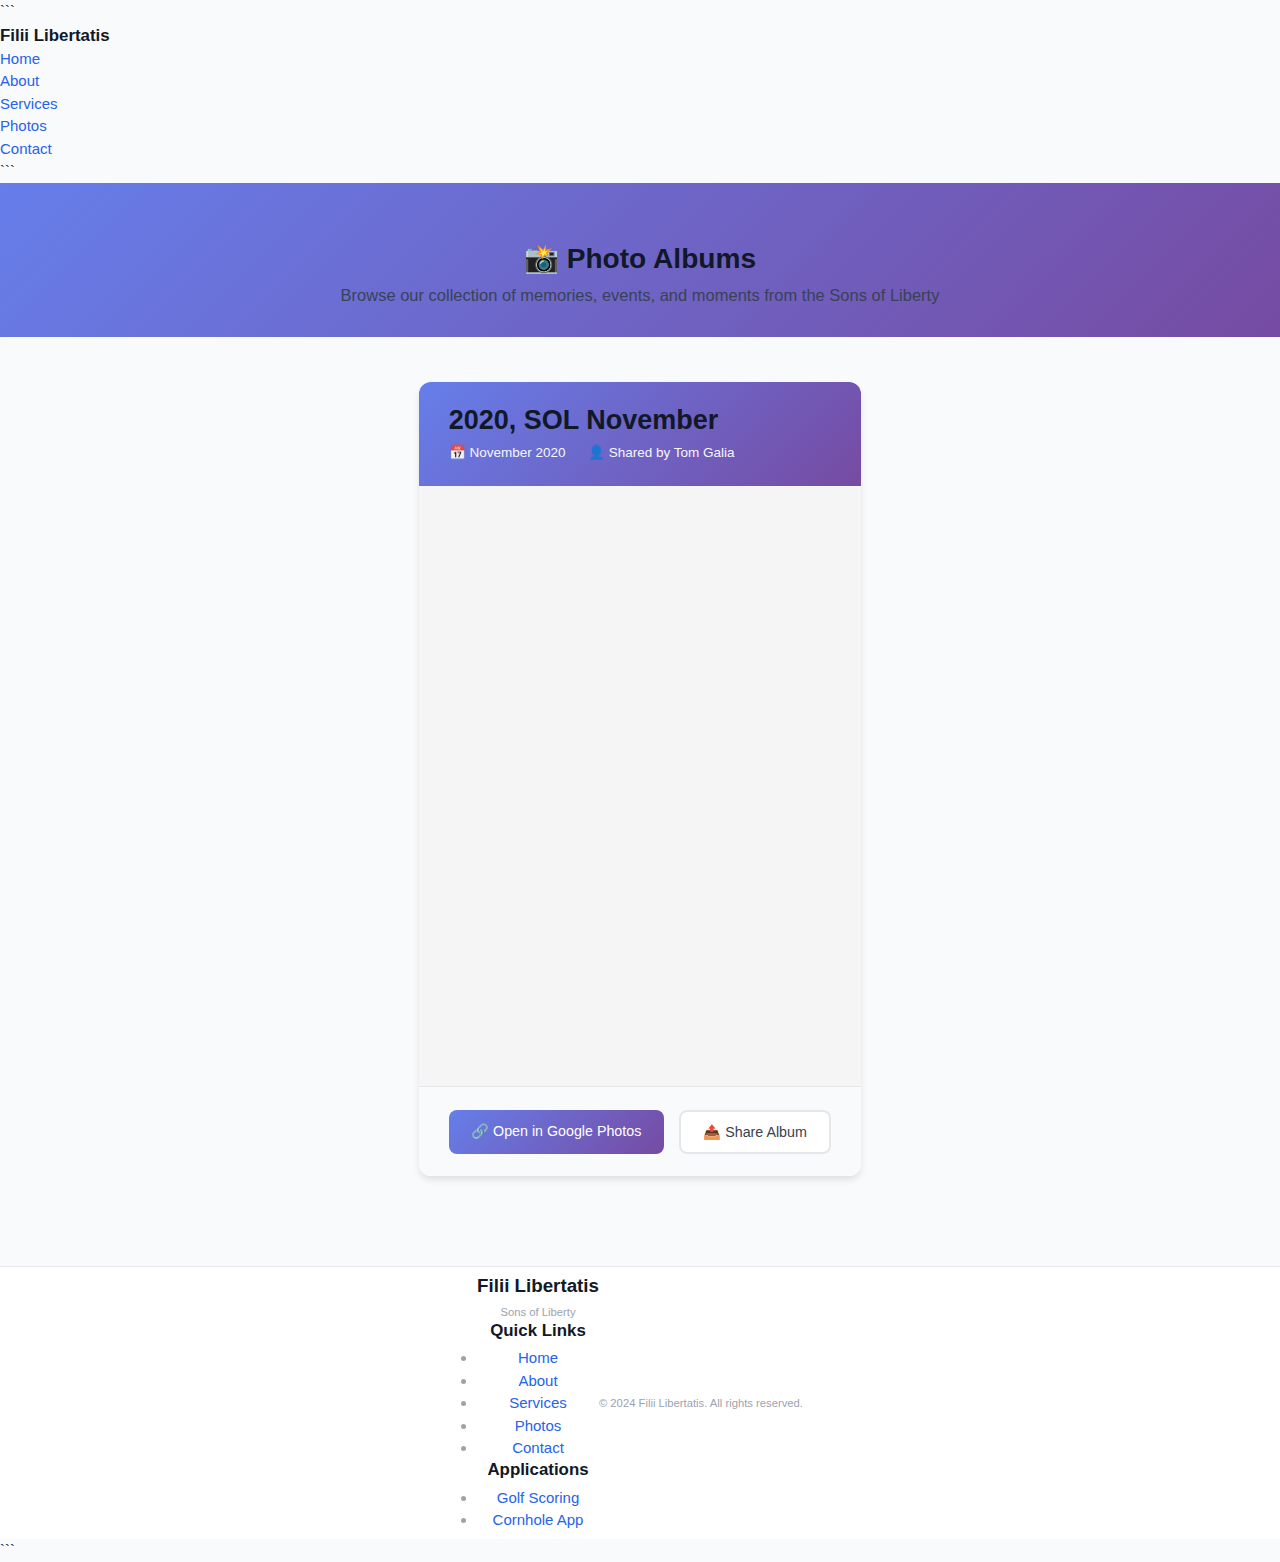
<file: photos.html>
<!DOCTYPE html>

<html lang="en">
<head>
    <meta charset="UTF-8">
    <meta name="viewport" content="width=device-width, initial-scale=1.0">
    <meta name="description" content="Sons of Liberty Photo Albums - Browse our collection of memories and events">
    <title>Photo Albums | Sons of Liberty</title>
    <link rel="stylesheet" href="css/main.css">
    <link rel="stylesheet" href="css/responsive.css">
    <style>
        /* Photo Albums Specific Styles */
        .photos-hero {
            text-align: center;
            padding: 4rem 2rem 2rem;
            background: linear-gradient(135deg, #667eea 0%, #764ba2 100%);
            color: white;
        }

```
    .photos-hero h1 {
        font-size: 2.5rem;
        margin-bottom: 1rem;
        font-weight: 700;
    }

    .photos-hero p {
        font-size: 1.1rem;
        opacity: 0.95;
        max-width: 600px;
        margin: 0 auto;
    }

    .albums-container {
        max-width: 1200px;
        margin: 0 auto;
        padding: 3rem 2rem;
    }

    .album-card {
        background: white;
        border-radius: 12px;
        overflow: hidden;
        margin-bottom: 3rem;
        box-shadow: 0 4px 6px rgba(0, 0, 0, 0.1);
        transition: transform 0.3s ease, box-shadow 0.3s ease;
    }

    .album-card:hover {
        transform: translateY(-4px);
        box-shadow: 0 8px 12px rgba(0, 0, 0, 0.15);
    }

    .album-header {
        padding: 1.5rem 2rem;
        background: linear-gradient(135deg, #667eea 0%, #764ba2 100%);
        color: white;
    }

    .album-header h2 {
        margin: 0 0 0.5rem 0;
        font-size: 1.8rem;
        font-weight: 600;
    }

    .album-meta {
        display: flex;
        gap: 1.5rem;
        font-size: 0.9rem;
        opacity: 0.95;
        flex-wrap: wrap;
    }

    .album-meta span {
        display: flex;
        align-items: center;
        gap: 0.5rem;
    }

    .album-embed {
        position: relative;
        width: 100%;
        height: 600px;
        background: #f5f5f5;
    }

    .album-embed iframe {
        width: 100%;
        height: 100%;
        border: none;
    }

    .album-actions {
        padding: 1.5rem 2rem;
        background: #f9fafb;
        border-top: 1px solid #e5e7eb;
        display: flex;
        gap: 1rem;
        flex-wrap: wrap;
    }

    .btn {
        display: inline-flex;
        align-items: center;
        gap: 0.5rem;
        padding: 0.75rem 1.5rem;
        border-radius: 8px;
        font-weight: 500;
        text-decoration: none;
        transition: all 0.3s ease;
        cursor: pointer;
        border: none;
        font-size: 0.95rem;
    }

    .btn-primary {
        background: linear-gradient(135deg, #667eea 0%, #764ba2 100%);
        color: white;
    }

    .btn-primary:hover {
        transform: translateY(-2px);
        box-shadow: 0 4px 8px rgba(102, 126, 234, 0.3);
    }

    .btn-secondary {
        background: white;
        color: #374151;
        border: 2px solid #e5e7eb;
    }

    .btn-secondary:hover {
        background: #f9fafb;
        border-color: #d1d5db;
    }

    .no-albums {
        text-align: center;
        padding: 4rem 2rem;
        color: #6b7280;
    }

    .no-albums svg {
        width: 80px;
        height: 80px;
        margin-bottom: 1rem;
        opacity: 0.5;
    }

    @media (max-width: 768px) {
        .photos-hero h1 {
            font-size: 2rem;
        }

        .album-embed {
            height: 400px;
        }

        .album-header h2 {
            font-size: 1.4rem;
        }

        .album-actions {
            flex-direction: column;
        }

        .btn {
            width: 100%;
            justify-content: center;
        }
    }

    /* Loading animation */
    .loading {
        display: flex;
        align-items: center;
        justify-content: center;
        height: 400px;
        color: #9ca3af;
    }

    .loading::after {
        content: "Loading album...";
        animation: pulse 1.5s ease-in-out infinite;
    }

    @keyframes pulse {
        0%, 100% { opacity: 1; }
        50% { opacity: 0.5; }
    }
</style>
```

</head>
<body>
    <!-- Navigation (same as other pages) -->
    <nav class="navbar">
        <div class="nav-container">
            <a href="index.html" class="logo">Filii Libertatis</a>
            <ul class="nav-menu">
                <li><a href="index.html">Home</a></li>
                <li><a href="about.html">About</a></li>
                <li><a href="services.html">Services</a></li>
                <li><a href="photos.html" class="active">Photos</a></li>
                <li><a href="contact.html">Contact</a></li>
            </ul>
            <div class="hamburger">
                <span></span>
                <span></span>
                <span></span>
            </div>
        </div>
    </nav>

```
<!-- Hero Section -->
<section class="photos-hero">
    <h1>📸 Photo Albums</h1>
    <p>Browse our collection of memories, events, and moments from the Sons of Liberty</p>
</section>

<!-- Albums Container -->
<div class="albums-container">
    
    <!-- Album 1: 2020, SOL November -->
    <article class="album-card">
        <div class="album-header">
            <h2>2020, SOL November</h2>
            <div class="album-meta">
                <span>📅 November 2020</span>
                <span>👤 Shared by Tom Galia</span>
            </div>
        </div>
        <div class="album-embed">
            <iframe 
                src="https://photos.google.com/share/AF1QipMYfony70ZCQYZg_sEXBJOe-9IdEPiFYDsIX-MXPPQX9zmm7BxPRs1TmcnF8ryRBA?key=Z1hZMUcwZ0ctYlFNbU5HblI0NnpGX0swTkpERzJ3&hl=en&source=embed"
                allowfullscreen
                loading="lazy">
            </iframe>
        </div>
        <div class="album-actions">
            <a href="https://photos.app.goo.gl/EvdvTGYTnyE4kCyu7" 
               target="_blank" 
               rel="noopener noreferrer" 
               class="btn btn-primary">
                🔗 Open in Google Photos
            </a>
            <button class="btn btn-secondary" onclick="shareAlbum('https://photos.app.goo.gl/EvdvTGYTnyE4kCyu7')">
                📤 Share Album
            </button>
        </div>
    </article>

    <!-- Add more albums here following the same structure -->
    <!-- Example placeholder for future albums: -->
    <!--
    <article class="album-card">
        <div class="album-header">
            <h2>Album Title Here</h2>
            <div class="album-meta">
                <span>📅 Month Year</span>
                <span>👤 Shared by Name</span>
            </div>
        </div>
        <div class="album-embed">
            <iframe 
                src="YOUR_GOOGLE_PHOTOS_EMBED_URL_HERE"
                allowfullscreen
                loading="lazy">
            </iframe>
        </div>
        <div class="album-actions">
            <a href="YOUR_ALBUM_SHARE_LINK" 
               target="_blank" 
               rel="noopener noreferrer" 
               class="btn btn-primary">
                🔗 Open in Google Photos
            </a>
            <button class="btn btn-secondary" onclick="shareAlbum('YOUR_ALBUM_SHARE_LINK')">
                📤 Share Album
            </button>
        </div>
    </article>
    -->

</div>

<!-- Footer (same as other pages) -->
<footer class="footer">
    <div class="footer-content">
        <div class="footer-section">
            <h3>Filii Libertatis</h3>
            <p>Sons of Liberty</p>
        </div>
        <div class="footer-section">
            <h4>Quick Links</h4>
            <ul>
                <li><a href="index.html">Home</a></li>
                <li><a href="about.html">About</a></li>
                <li><a href="services.html">Services</a></li>
                <li><a href="photos.html">Photos</a></li>
                <li><a href="contact.html">Contact</a></li>
            </ul>
        </div>
        <div class="footer-section">
            <h4>Applications</h4>
            <ul>
                <li><a href="https://golf.filiilibertatis.com/" target="_blank" rel="noopener">Golf Scoring</a></li>
                <li><a href="https://cornhole.filiilibertatis.com/" target="_blank" rel="noopener">Cornhole App</a></li>
            </ul>
        </div>
    </div>
    <div class="footer-bottom">
        <p>&copy; 2024 Filii Libertatis. All rights reserved.</p>
    </div>
</footer>

<script src="js/main.js"></script>
<script>
    // Share functionality
    async function shareAlbum(url) {
        if (navigator.share) {
            try {
                await navigator.share({
                    title: 'SOL Photo Album',
                    text: 'Check out this Sons of Liberty photo album!',
                    url: url
                });
            } catch (err) {
                if (err.name !== 'AbortError') {
                    copyToClipboard(url);
                }
            }
        } else {
            copyToClipboard(url);
        }
    }

    function copyToClipboard(text) {
        navigator.clipboard.writeText(text).then(() => {
            alert('Album link copied to clipboard!');
        }).catch(err => {
            console.error('Failed to copy:', err);
        });
    }
</script>
```

</body>
</html>
</file>
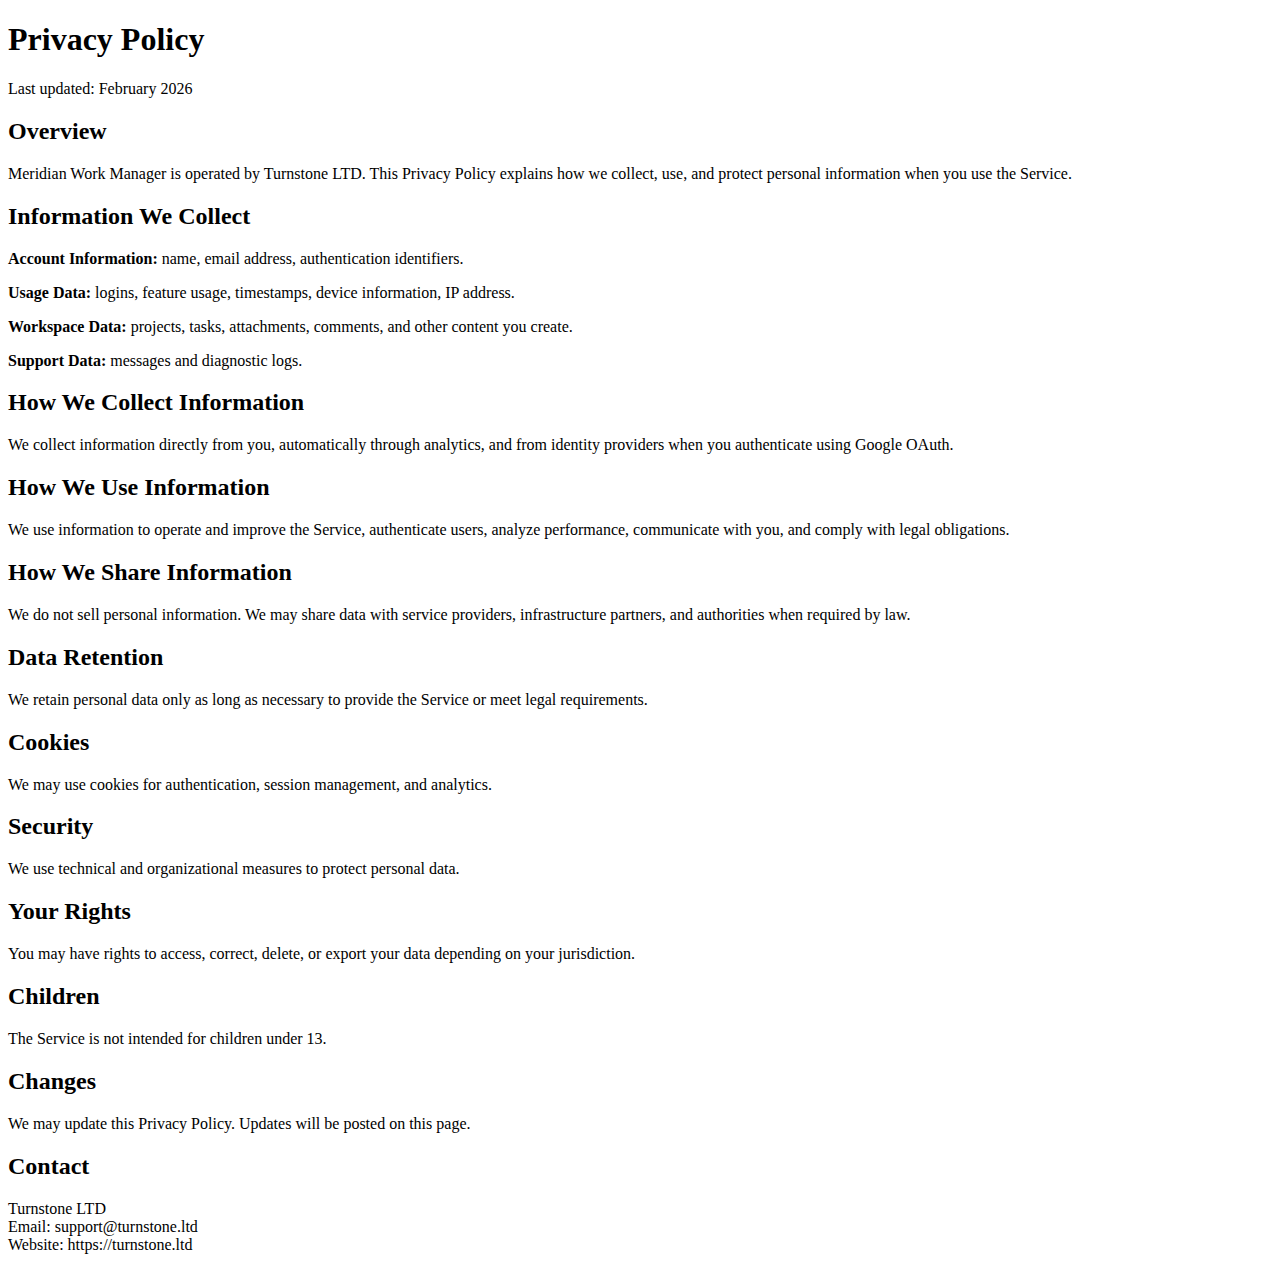
<file: privacy.html>
<!DOCTYPE html>
<html lang="en">
<head>
  <meta charset="UTF-8">
  <title>Privacy Policy – Meridian Work Manager</title>
</head>
<body>
  <h1>Privacy Policy</h1>
  <p>Last updated: February 2026</p>

  <h2>Overview</h2>
  <p>Meridian Work Manager is operated by Turnstone LTD. This Privacy Policy explains how we collect, use, and protect personal information when you use the Service.</p>

  <h2>Information We Collect</h2>
  <p><strong>Account Information:</strong> name, email address, authentication identifiers.</p>
  <p><strong>Usage Data:</strong> logins, feature usage, timestamps, device information, IP address.</p>
  <p><strong>Workspace Data:</strong> projects, tasks, attachments, comments, and other content you create.</p>
  <p><strong>Support Data:</strong> messages and diagnostic logs.</p>

  <h2>How We Collect Information</h2>
  <p>We collect information directly from you, automatically through analytics, and from identity providers when you authenticate using Google OAuth.</p>

  <h2>How We Use Information</h2>
  <p>We use information to operate and improve the Service, authenticate users, analyze performance, communicate with you, and comply with legal obligations.</p>

  <h2>How We Share Information</h2>
  <p>We do not sell personal information. We may share data with service providers, infrastructure partners, and authorities when required by law.</p>

  <h2>Data Retention</h2>
  <p>We retain personal data only as long as necessary to provide the Service or meet legal requirements.</p>

  <h2>Cookies</h2>
  <p>We may use cookies for authentication, session management, and analytics.</p>

  <h2>Security</h2>
  <p>We use technical and organizational measures to protect personal data.</p>

  <h2>Your Rights</h2>
  <p>You may have rights to access, correct, delete, or export your data depending on your jurisdiction.</p>

  <h2>Children</h2>
  <p>The Service is not intended for children under 13.</p>

  <h2>Changes</h2>
  <p>We may update this Privacy Policy. Updates will be posted on this page.</p>

  <h2>Contact</h2>
  <p>Turnstone LTD<br>
     Email: support@turnstone.ltd<br>
     Website: https://turnstone.ltd</p>
</body>
</html>
</file>
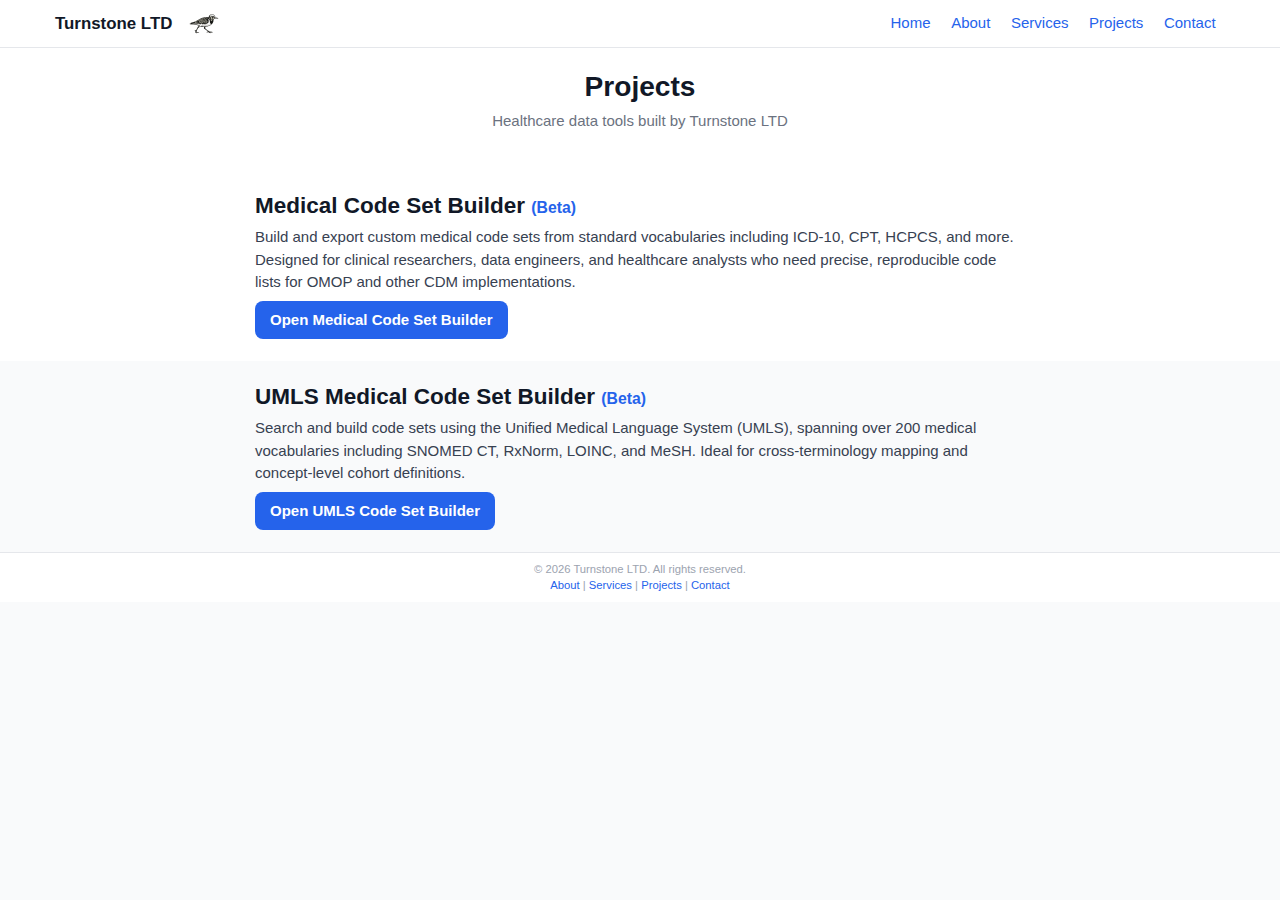
<file: projects.html>
<!DOCTYPE html>
<html lang="en">
<head>
  <meta charset="UTF-8">
  <meta name="viewport" content="width=device-width, initial-scale=1.0">
  <meta name="description" content="Turnstone LTD Projects - Medical Code Set Builder and UMLS Medical Code Set Builder tools for healthcare data professionals.">
  <meta name="keywords" content="Turnstone, medical code set builder, UMLS, healthcare tools, ICD, SNOMED">
  <meta name="author" content="Turnstone LTD">

  <title>Projects - Turnstone LTD</title>

  <!-- Stylesheets -->
  <link rel="stylesheet" href="css/main.css">
  <link rel="stylesheet" href="css/responsive.css">

  <!-- Favicon -->
  <link rel="icon" type="image/png" href="images/turnstoneminimal.png">
</head>
<body>

  <!-- Header / Navigation -->
  <header class="header">
    <div class="container">
      <a href="index.html" class="logo">
        Turnstone LTD
        <img src="images/turnstone.png" alt="Turnstone logo" class="logo-img">
      </a>

      <button class="menu-toggle" aria-label="Toggle menu" aria-expanded="false">
        <span></span>
        <span></span>
        <span></span>
      </button>

      <nav class="nav">
        <a href="index.html">Home</a>
        <a href="about.html">About</a>
        <a href="services.html">Services</a>
        <a href="projects.html" class="active">Projects</a>
        <a href="contact.html">Contact</a>
      </nav>
    </div>
  </header>

  <!-- Page Header -->
  <section class="hero">
    <div class="container-narrow">
      <h1>Projects</h1>
      <p>Healthcare data tools built by Turnstone LTD</p>
    </div>
  </section>

  <!-- Projects -->
  <section class="section">
    <div class="container-narrow">
      <h2>Medical Code Set Builder <span style="font-size: 0.7em; color: var(--color-accent);">(Beta)</span></h2>
      <p>Build and export custom medical code sets from standard vocabularies including ICD-10, CPT, HCPCS, and more. Designed for clinical researchers, data engineers, and healthcare analysts who need precise, reproducible code lists for OMOP and other CDM implementations.</p>
      <a href="https://codes.turnstone.ltd" class="btn btn-primary" target="_blank" rel="noopener noreferrer">Open Medical Code Set Builder</a>
    </div>
  </section>

  <section class="section section-alt">
    <div class="container-narrow">
      <h2>UMLS Medical Code Set Builder <span style="font-size: 0.7em; color: var(--color-accent);">(Beta)</span></h2>
      <p>Search and build code sets using the Unified Medical Language System (UMLS), spanning over 200 medical vocabularies including SNOMED CT, RxNorm, LOINC, and MeSH. Ideal for cross-terminology mapping and concept-level cohort definitions.</p>
      <a href="https://umls.turnstone.ltd" class="btn btn-primary" target="_blank" rel="noopener noreferrer">Open UMLS Code Set Builder</a>
    </div>
  </section>

  <!-- Footer -->
  <footer class="footer">
    <div class="container">
      <p>&copy; <span id="current-year"></span> Turnstone LTD. All rights reserved.</p>
      <p>
        <a href="about.html">About</a> |
        <a href="services.html">Services</a> |
        <a href="projects.html">Projects</a> |
        <a href="contact.html">Contact</a>
      </p>
    </div>
  </footer>

  <!-- JavaScript -->
  <script src="js/main.js"></script>

</body>
</html>
</file>
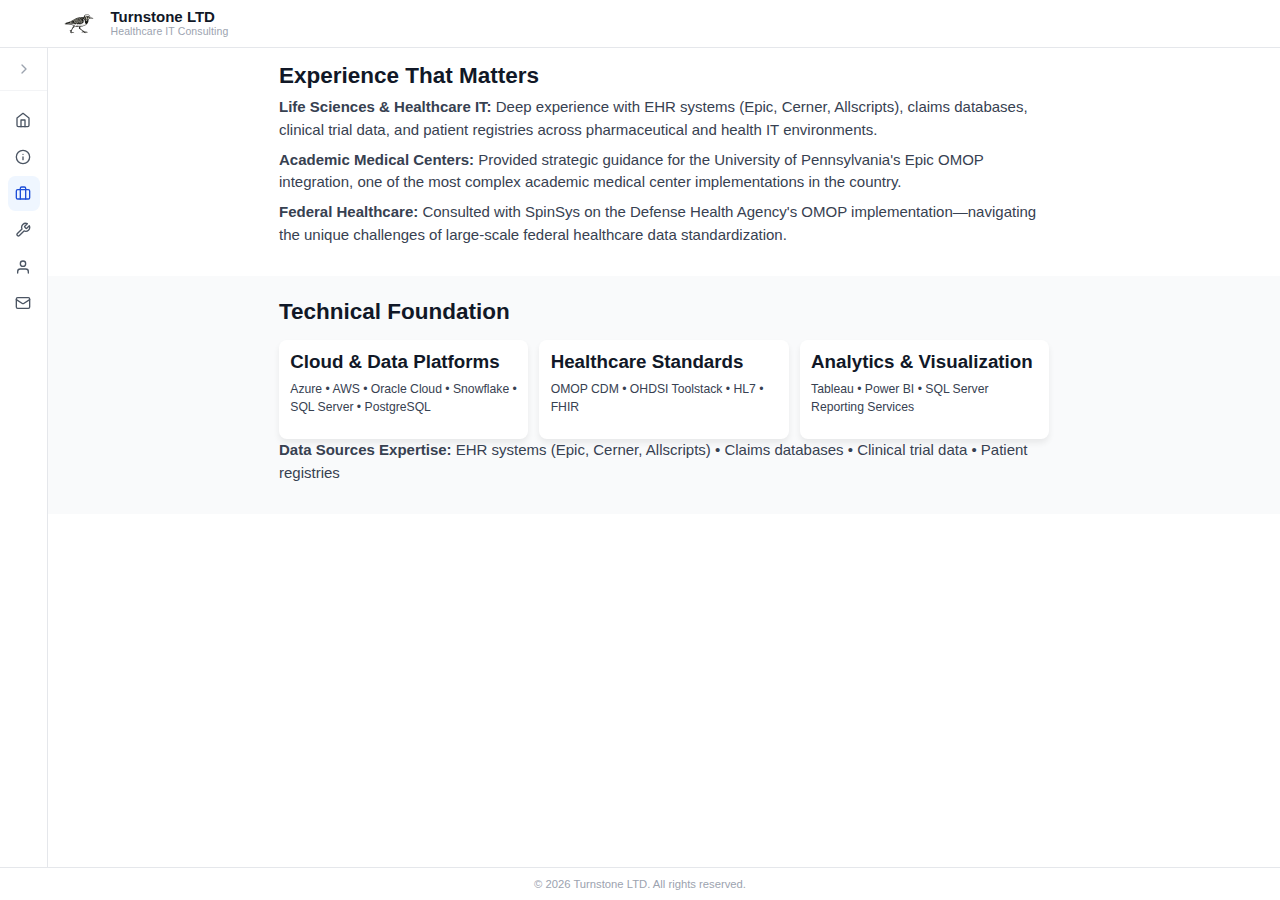
<file: services.html>
<!DOCTYPE html>
<html lang="en">
<head>
  <meta charset="UTF-8">
  <meta name="viewport" content="width=device-width, initial-scale=1.0">
  <meta name="description" content="Turnstone Ltd services - OMOP implementation, cloud healthcare architecture, clinical research data platforms, and more.">
  <meta name="keywords" content="Turnstone, OMOP, healthcare IT, consulting, clinical research, cloud architecture">
  <meta name="author" content="Turnstone LTD">

  <title>Services - Turnstone LTD</title>

  <!-- Stylesheets -->
  <link rel="stylesheet" href="css/main.css">
  <link rel="stylesheet" href="css/responsive.css">

  <!-- Favicon -->
  <link rel="icon" type="image/png" href="images/turnstoneminimal.png">
</head>
<body>

  <!-- Header / Navigation -->
  <header class="header">
    <div class="container">
      <a href="index.html" class="logo">
        <img src="images/turnstone.png" alt="Turnstone logo" class="logo-img">
        <div class="logo-text">
          <span class="logo-name">Turnstone LTD</span>
          <span class="logo-subtitle">Healthcare IT Consulting</span>
        </div>
      </a>

    </div>
  </header>

  <div class="app-body">

    <!-- Sidebar -->
    <aside class="sidebar" id="sidebar">
      <div class="sidebar-toggle-row">
        <button class="sidebar-toggle" id="sidebarToggle" title="Toggle navigation">
          <svg xmlns="http://www.w3.org/2000/svg" viewBox="0 0 24 24" width="16" height="16" fill="none" stroke="currentColor" stroke-width="2" stroke-linecap="round" stroke-linejoin="round"><polyline points="9 18 15 12 9 6"/></svg>
        </button>
      </div>
      <nav class="sidebar-nav">
        <a href="index.html" class="sidebar-link" title="Home">
          <svg xmlns="http://www.w3.org/2000/svg" viewBox="0 0 24 24" width="16" height="16" fill="none" stroke="currentColor" stroke-width="2" stroke-linecap="round" stroke-linejoin="round"><path d="M3 9l9-7 9 7v11a2 2 0 0 1-2 2H5a2 2 0 0 1-2-2z"/><polyline points="9 22 9 12 15 12 15 22"/></svg>
          <span class="sidebar-label">Home</span>
        </a>
        <a href="about.html" class="sidebar-link" title="About">
          <svg xmlns="http://www.w3.org/2000/svg" viewBox="0 0 24 24" width="16" height="16" fill="none" stroke="currentColor" stroke-width="2" stroke-linecap="round" stroke-linejoin="round"><circle cx="12" cy="12" r="10"/><line x1="12" y1="16" x2="12" y2="12"/><line x1="12" y1="8" x2="12.01" y2="8"/></svg>
          <span class="sidebar-label">About</span>
        </a>
        <a href="services.html" class="sidebar-link active" title="Services">
          <svg xmlns="http://www.w3.org/2000/svg" viewBox="0 0 24 24" width="16" height="16" fill="none" stroke="currentColor" stroke-width="2" stroke-linecap="round" stroke-linejoin="round"><rect x="2" y="7" width="20" height="14" rx="2" ry="2"/><path d="M16 21V5a2 2 0 0 0-2-2h-4a2 2 0 0 0-2 2v16"/></svg>
          <span class="sidebar-label">Services</span>
        </a>
        <a href="tools.html" class="sidebar-link" title="Tools">
          <svg xmlns="http://www.w3.org/2000/svg" viewBox="0 0 24 24" width="16" height="16" fill="none" stroke="currentColor" stroke-width="2" stroke-linecap="round" stroke-linejoin="round"><path d="M14.7 6.3a1 1 0 0 0 0 1.4l1.6 1.6a1 1 0 0 0 1.4 0l3.77-3.77a6 6 0 0 1-7.94 7.94l-6.91 6.91a2.12 2.12 0 0 1-3-3l6.91-6.91a6 6 0 0 1 7.94-7.94l-3.76 3.76z"/></svg>
          <span class="sidebar-label">Tools</span>
        </a>
        <a href="bio.html" class="sidebar-link" title="Bio">
          <svg xmlns="http://www.w3.org/2000/svg" viewBox="0 0 24 24" width="16" height="16" fill="none" stroke="currentColor" stroke-width="2" stroke-linecap="round" stroke-linejoin="round"><path d="M20 21v-2a4 4 0 0 0-4-4H8a4 4 0 0 0-4 4v2"/><circle cx="12" cy="7" r="4"/></svg>
          <span class="sidebar-label">Bio</span>
        </a>
        <a href="contact.html" class="sidebar-link" title="Contact">
          <svg xmlns="http://www.w3.org/2000/svg" viewBox="0 0 24 24" width="16" height="16" fill="none" stroke="currentColor" stroke-width="2" stroke-linecap="round" stroke-linejoin="round"><rect width="20" height="16" x="2" y="4" rx="2"/><path d="m22 7-8.97 5.7a1.94 1.94 0 0 1-2.06 0L2 7"/></svg>
          <span class="sidebar-label">Contact</span>
        </a>
      </nav>
    </aside>

    <!-- Content Pane -->
    <div class="content-pane">

  <!-- Experience -->
  <section class="section pt-header">
    <div class="container-narrow">
      <h2>Experience That Matters</h2>
      <p><strong>Life Sciences &amp; Healthcare IT:</strong> Deep experience with EHR systems (Epic, Cerner, Allscripts), claims databases, clinical trial data, and patient registries across pharmaceutical and health IT environments.</p>
      <p><strong>Academic Medical Centers:</strong> Provided strategic guidance for the University of Pennsylvania's Epic OMOP integration, one of the most complex academic medical center implementations in the country.</p>
      <p><strong>Federal Healthcare:</strong> Consulted with SpinSys on the Defense Health Agency's OMOP implementation—navigating the unique challenges of large-scale federal healthcare data standardization.</p>
    </div>
  </section>

  <!-- Technical Foundation -->
  <section class="section section-alt">
    <div class="container-narrow">
      <h2>Technical Foundation</h2>
      <div class="card-grid">
        <div class="card">
          <h3>Cloud &amp; Data Platforms</h3>
          <p>Azure &bull; AWS &bull; Oracle Cloud &bull; Snowflake &bull; SQL Server &bull; PostgreSQL</p>
        </div>
        <div class="card">
          <h3>Healthcare Standards</h3>
          <p>OMOP CDM &bull; OHDSI Toolstack &bull; HL7 &bull; FHIR</p>
        </div>
        <div class="card">
          <h3>Analytics &amp; Visualization</h3>
          <p>Tableau &bull; Power BI &bull; SQL Server Reporting Services</p>
        </div>
      </div>
      <p><strong>Data Sources Expertise:</strong> EHR systems (Epic, Cerner, Allscripts) &bull; Claims databases &bull; Clinical trial data &bull; Patient registries</p>
    </div>
  </section>

    </div><!-- /.content-pane -->
  </div><!-- /.app-body -->

  <!-- Footer -->
  <footer class="footer">
    <div class="container">
      <p>&copy; <span id="current-year"></span> Turnstone LTD. All rights reserved.</p>
    </div>
  </footer>

  <!-- JavaScript -->
  <script src="js/main.js"></script>

</body>
</html>
</file>
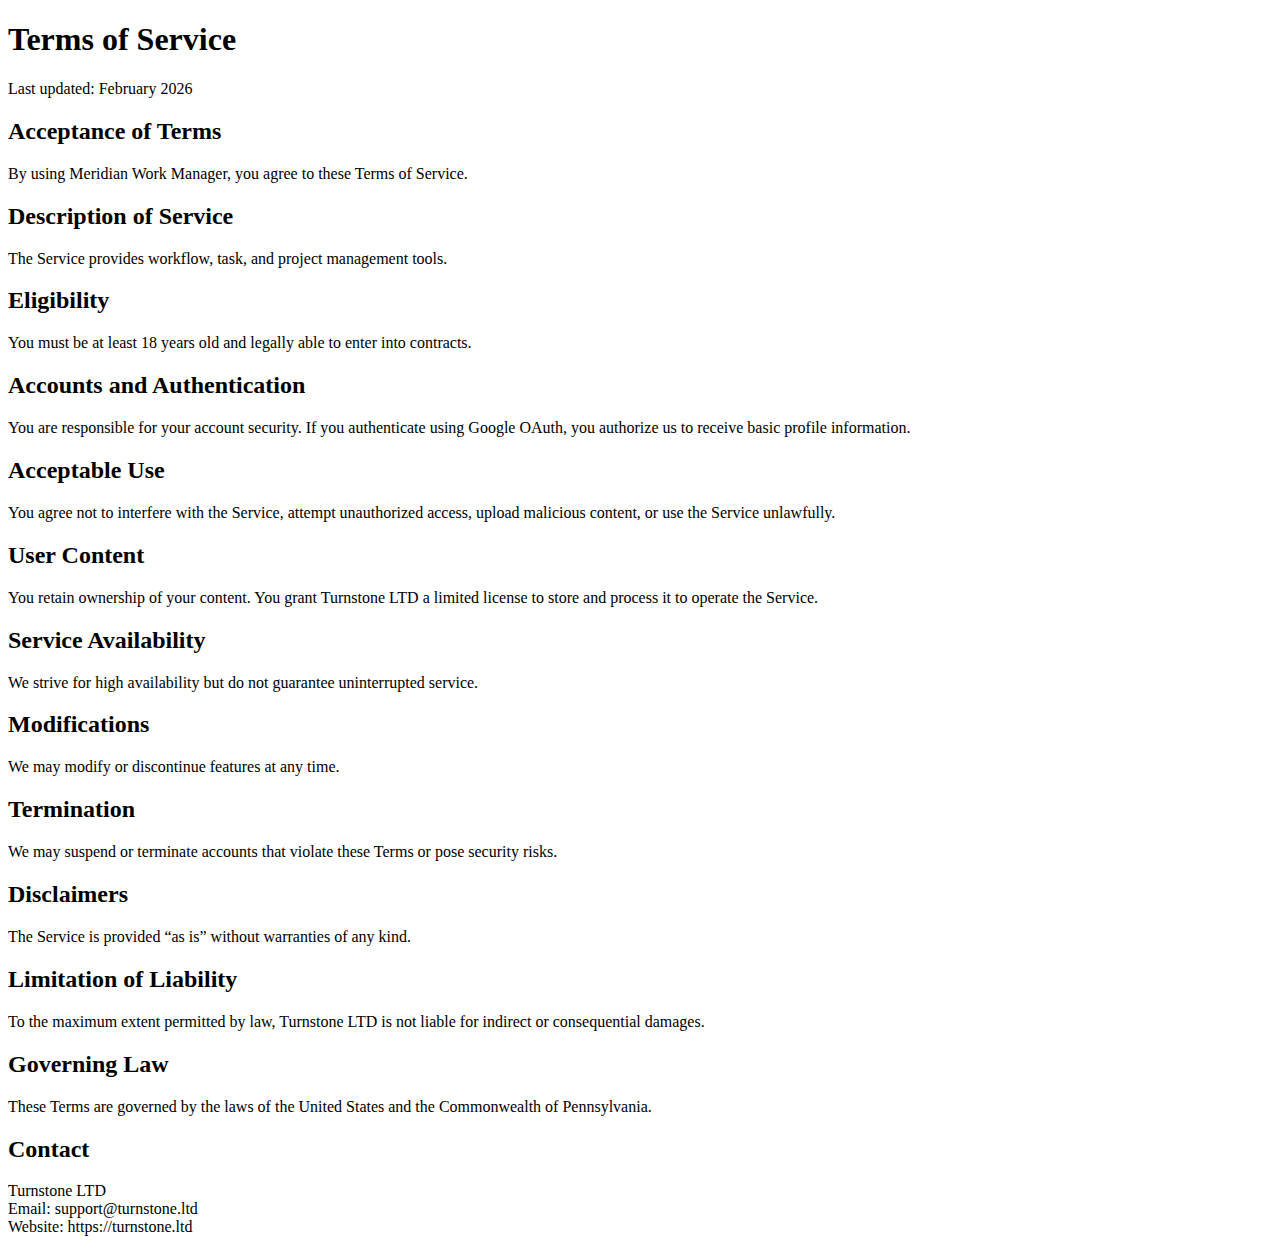
<file: terms.html>
<!DOCTYPE html>
<html lang="en">
<head>
  <meta charset="UTF-8">
  <title>Terms of Service – Meridian Work Manager</title>
</head>
<body>
  <h1>Terms of Service</h1>
  <p>Last updated: February 2026</p>

  <h2>Acceptance of Terms</h2>
  <p>By using Meridian Work Manager, you agree to these Terms of Service.</p>

  <h2>Description of Service</h2>
  <p>The Service provides workflow, task, and project management tools.</p>

  <h2>Eligibility</h2>
  <p>You must be at least 18 years old and legally able to enter into contracts.</p>

  <h2>Accounts and Authentication</h2>
  <p>You are responsible for your account security. If you authenticate using Google OAuth, you authorize us to receive basic profile information.</p>

  <h2>Acceptable Use</h2>
  <p>You agree not to interfere with the Service, attempt unauthorized access, upload malicious content, or use the Service unlawfully.</p>

  <h2>User Content</h2>
  <p>You retain ownership of your content. You grant Turnstone LTD a limited license to store and process it to operate the Service.</p>

  <h2>Service Availability</h2>
  <p>We strive for high availability but do not guarantee uninterrupted service.</p>

  <h2>Modifications</h2>
  <p>We may modify or discontinue features at any time.</p>

  <h2>Termination</h2>
  <p>We may suspend or terminate accounts that violate these Terms or pose security risks.</p>

  <h2>Disclaimers</h2>
  <p>The Service is provided “as is” without warranties of any kind.</p>

  <h2>Limitation of Liability</h2>
  <p>To the maximum extent permitted by law, Turnstone LTD is not liable for indirect or consequential damages.</p>

  <h2>Governing Law</h2>
  <p>These Terms are governed by the laws of the United States and the Commonwealth of Pennsylvania.</p>

  <h2>Contact</h2>
  <p>Turnstone LTD<br>
     Email: support@turnstone.ltd<br>
     Website: https://turnstone.ltd</p>
</body>
</html>
</file>
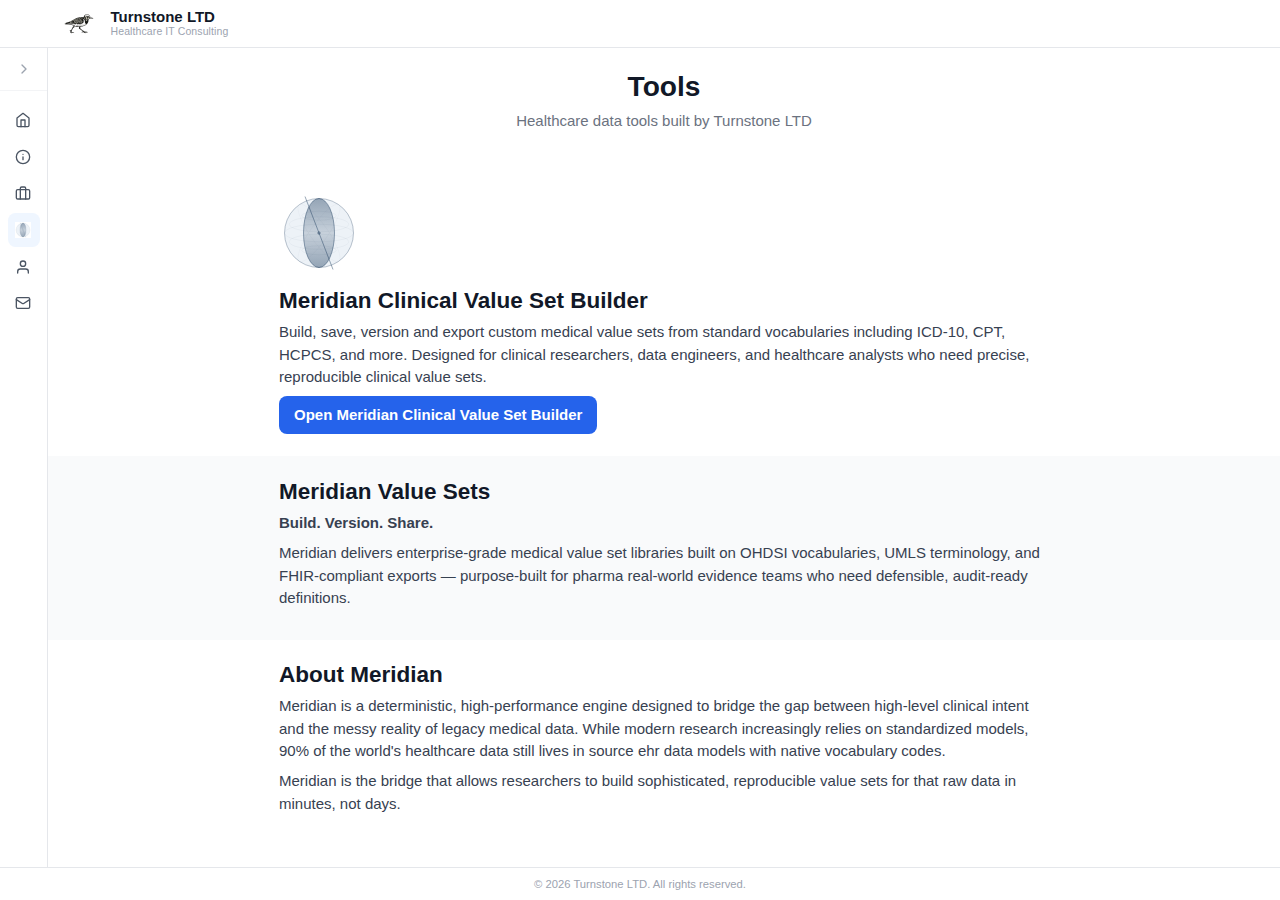
<file: tools.html>
<!DOCTYPE html>
<html lang="en">
<head>
  <meta charset="UTF-8">
  <meta name="viewport" content="width=device-width, initial-scale=1.0">
  <meta name="description" content="Turnstone LTD Tools - Medical Value Set Builder and UMLS Medical Value Set Builder tools for healthcare data professionals.">
  <meta name="keywords" content="Turnstone, medical value set builder, UMLS, healthcare tools, ICD, SNOMED">
  <meta name="author" content="Turnstone LTD">

  <title>Tools - Turnstone LTD</title>

  <!-- Stylesheets -->
  <link rel="stylesheet" href="css/main.css">
  <link rel="stylesheet" href="css/responsive.css">

  <!-- Favicon -->
  <link rel="icon" type="image/png" href="images/turnstoneminimal.png">
</head>
<body>

  <!-- Header / Navigation -->
  <header class="header">
    <div class="container">
      <a href="index.html" class="logo">
        <img src="images/turnstone.png" alt="Turnstone logo" class="logo-img">
        <div class="logo-text">
          <span class="logo-name">Turnstone LTD</span>
          <span class="logo-subtitle">Healthcare IT Consulting</span>
        </div>
      </a>

    </div>
  </header>

  <div class="app-body">

    <!-- Sidebar -->
    <aside class="sidebar" id="sidebar">
      <div class="sidebar-toggle-row">
        <button class="sidebar-toggle" id="sidebarToggle" title="Toggle navigation">
          <svg xmlns="http://www.w3.org/2000/svg" viewBox="0 0 24 24" width="16" height="16" fill="none" stroke="currentColor" stroke-width="2" stroke-linecap="round" stroke-linejoin="round"><polyline points="9 18 15 12 9 6"/></svg>
        </button>
      </div>
      <nav class="sidebar-nav">
        <a href="index.html" class="sidebar-link" title="Home">
          <svg xmlns="http://www.w3.org/2000/svg" viewBox="0 0 24 24" width="16" height="16" fill="none" stroke="currentColor" stroke-width="2" stroke-linecap="round" stroke-linejoin="round"><path d="M3 9l9-7 9 7v11a2 2 0 0 1-2 2H5a2 2 0 0 1-2-2z"/><polyline points="9 22 9 12 15 12 15 22"/></svg>
          <span class="sidebar-label">Home</span>
        </a>
        <a href="about.html" class="sidebar-link" title="About">
          <svg xmlns="http://www.w3.org/2000/svg" viewBox="0 0 24 24" width="16" height="16" fill="none" stroke="currentColor" stroke-width="2" stroke-linecap="round" stroke-linejoin="round"><circle cx="12" cy="12" r="10"/><line x1="12" y1="16" x2="12" y2="12"/><line x1="12" y1="8" x2="12.01" y2="8"/></svg>
          <span class="sidebar-label">About</span>
        </a>
        <a href="services.html" class="sidebar-link" title="Services">
          <svg xmlns="http://www.w3.org/2000/svg" viewBox="0 0 24 24" width="16" height="16" fill="none" stroke="currentColor" stroke-width="2" stroke-linecap="round" stroke-linejoin="round"><rect x="2" y="7" width="20" height="14" rx="2" ry="2"/><path d="M16 21V5a2 2 0 0 0-2-2h-4a2 2 0 0 0-2 2v16"/></svg>
          <span class="sidebar-label">Services</span>
        </a>
        <a href="tools.html" class="sidebar-link active" title="Tools">
          <img src="images/meridian-mark.svg" alt="Meridian" width="16" height="16" style="flex-shrink:0;">
          <span class="sidebar-label">Tools</span>
        </a>
        <a href="bio.html" class="sidebar-link" title="Bio">
          <svg xmlns="http://www.w3.org/2000/svg" viewBox="0 0 24 24" width="16" height="16" fill="none" stroke="currentColor" stroke-width="2" stroke-linecap="round" stroke-linejoin="round"><path d="M20 21v-2a4 4 0 0 0-4-4H8a4 4 0 0 0-4 4v2"/><circle cx="12" cy="7" r="4"/></svg>
          <span class="sidebar-label">Bio</span>
        </a>
        <a href="contact.html" class="sidebar-link" title="Contact">
          <svg xmlns="http://www.w3.org/2000/svg" viewBox="0 0 24 24" width="16" height="16" fill="none" stroke="currentColor" stroke-width="2" stroke-linecap="round" stroke-linejoin="round"><rect width="20" height="16" x="2" y="4" rx="2"/><path d="m22 7-8.97 5.7a1.94 1.94 0 0 1-2.06 0L2 7"/></svg>
          <span class="sidebar-label">Contact</span>
        </a>
      </nav>
    </aside>

    <!-- Content Pane -->
    <div class="content-pane">

  <!-- Page Header -->
  <section class="hero">
    <div class="container-narrow">
      <h1>Tools</h1>
      <p>Healthcare data tools built by Turnstone LTD</p>
    </div>
  </section>

  <!-- Tools -->
  <section class="section">
    <div class="container-narrow">
      <img src="images/meridian-mark.svg" alt="Meridian logo" style="width: 80px; height: 80px; display: block; margin-bottom: 1rem;">
      <h2>Meridian Clinical Value Set Builder</h2>
      <p>Build, save, version and export custom medical value sets from standard vocabularies including ICD-10, CPT, HCPCS, and more. Designed for clinical researchers, data engineers, and healthcare analysts who need precise, reproducible clinical value sets.</p>
      <a href="https://meridian.turnstone.ltd" class="btn btn-primary" target="_blank" rel="noopener noreferrer">Open Meridian Clinical Value Set Builder</a>
    </div>
  </section>

  <section class="section section-alt">
    <div class="container-narrow">
      <h2>Meridian Value Sets</h2>
      <p><strong>Build. Version. Share.</strong></p>
      <p>Meridian delivers enterprise-grade medical value set libraries built on OHDSI vocabularies, UMLS terminology, and FHIR-compliant exports — purpose-built for pharma real-world evidence teams who need defensible, audit-ready definitions.</p>
    </div>
  </section>

  <section class="section">
    <div class="container-narrow">
      <h2>About Meridian</h2>
      <p>Meridian is a deterministic, high-performance engine designed to bridge the gap between high-level clinical intent and the messy reality of legacy medical data. While modern research increasingly relies on standardized models, 90% of the world's healthcare data still lives in source ehr data models with native vocabulary codes.</p>
      <p>Meridian is the bridge that allows researchers to build sophisticated, reproducible value sets for that raw data in minutes, not days.</p>
    </div>
  </section>

    </div><!-- /.content-pane -->
  </div><!-- /.app-body -->

  <!-- Footer -->
  <footer class="footer">
    <div class="container">
      <p>&copy; <span id="current-year"></span> Turnstone LTD. All rights reserved.</p>
    </div>
  </footer>

  <!-- JavaScript -->
  <script src="js/main.js"></script>

</body>
</html>
</file>
<file: css/main.css>
/* ================================
   Turnstone LTD - Main Styles
   Modern Minimal Design System
   ================================ */

/* CSS Variables - Design Tokens */
:root {
  /* Colors */
  --color-primary: #111827;
  --color-secondary: #374151;
  --color-accent: #2563eb;
  --color-accent-hover: #1d4ed8;
  --color-accent-light: #eff6ff;
  --color-accent-ring: #3b82f6;
  --color-background: #ffffff;
  --color-background-alt: #f9fafb;
  --color-border: #e5e7eb;
  --color-text: #111827;
  --color-text-light: #6b7280;
  --color-text-muted: #9ca3af;

  /* Typography */
  --font-sans: -apple-system, BlinkMacSystemFont, 'Segoe UI', 'Roboto', 'Oxygen', 'Ubuntu', 'Cantarell', sans-serif;
  --font-size-base: 15px;
  --font-size-sm: 0.813rem;
  --font-size-lg: 1rem;
  --font-size-xl: 1.125rem;
  --font-size-2xl: 1.25rem;
  --font-size-3xl: 1.5rem;
  --font-size-4xl: 1.875rem;
  --line-height-base: 1.5;
  --line-height-tight: 1.15;

  /* Spacing - Dense Design */
  --space-xs: 0.25rem;
  --space-sm: 0.5rem;
  --space-md: 0.75rem;
  --space-lg: 1rem;
  --space-xl: 1.5rem;
  --space-2xl: 2rem;
  --space-3xl: 3rem;

  /* Layout */
  --max-width: 1200px;
  --max-width-narrow: 800px;
  --header-height: 48px;
  --border-radius: 8px;
  --border-radius-sm: 4px;

  /* Shadows */
  --shadow-sm: 0 1px 3px rgba(0, 0, 0, 0.05);
  --shadow-md: 0 4px 6px rgba(0, 0, 0, 0.07);
  --shadow-lg: 0 10px 15px rgba(0, 0, 0, 0.1);

  /* Transitions */
  --transition-fast: 150ms ease;
  --transition-base: 250ms ease;
}

/* ================================
   Reset & Base Styles
   ================================ */

* {
  margin: 0;
  padding: 0;
  box-sizing: border-box;
}

html {
  font-size: var(--font-size-base);
  scroll-behavior: smooth;
}

body {
  font-family: var(--font-sans);
  line-height: var(--line-height-base);
  color: var(--color-text);
  background-color: var(--color-background-alt);
  -webkit-font-smoothing: antialiased;
  -moz-osx-font-smoothing: grayscale;
  height: 100vh;
  overflow: hidden;
  display: flex;
  flex-direction: column;
}


/* ================================
   Typography
   ================================ */

h1, h2, h3, h4, h5, h6 {
  line-height: var(--line-height-tight);
  font-weight: 700;
  margin-bottom: var(--space-sm);
  color: var(--color-primary);
}

h1 {
  font-size: var(--font-size-4xl);
}

h2 {
  font-size: var(--font-size-3xl);
}

h3 {
  font-size: var(--font-size-2xl);
}

h4 {
  font-size: var(--font-size-xl);
}

p {
  margin-bottom: var(--space-sm);
  color: var(--color-secondary);
}

a {
  color: var(--color-accent);
  text-decoration: none;
  transition: color var(--transition-fast);
}

a:hover {
  color: var(--color-accent-hover);
}

/* ================================
   Layout Components
   ================================ */

.container {
  max-width: var(--max-width);
  margin: 0 auto;
  padding: 0 var(--space-lg);
}

.container-narrow {
  max-width: var(--max-width-narrow);
  margin: 0 auto;
  padding: 0 var(--space-lg);
}

.section {
  padding: var(--space-xl) 0;
  background-color: #ffffff;
}

.section-alt {
  background-color: var(--color-background-alt);
}

/* ================================
   Header & Navigation
   ================================ */

.header {
  flex: none;
  height: var(--header-height);
  background-color: #ffffff;
  border-bottom: 1px solid var(--color-border);
  z-index: 10;
}

.header.scrolled {
  box-shadow: var(--shadow-sm);
}

.header .container {
  display: flex;
  align-items: center;
  justify-content: space-between;
  height: 100%;
}

.logo {
  font-size: var(--font-size-xl);
  font-weight: 700;
  color: var(--color-primary);
  display: flex;
  align-items: center;
  gap: var(--space-sm);
  text-decoration: none;
}

.logo-img {
  height: 32px;
  width: auto;
}

.logo-text {
  display: flex;
  flex-direction: column;
  line-height: 1.1;
}

.logo-name {
  font-size: var(--font-size-base);
  font-weight: 700;
  color: var(--color-primary);
}

.logo-subtitle {
  font-size: 0.7rem;
  font-weight: 400;
  color: var(--color-text-muted);
  letter-spacing: 0.01em;
}

/* ================================
   App Body Layout
   ================================ */

.app-body {
  flex: 1;
  display: flex;
  overflow: hidden;
  min-height: 0;
}

.content-pane {
  flex: 1;
  overflow-y: auto;
  min-height: 0;
  background-color: #ffffff;
}

/* ================================
   Sidebar
   ================================ */

.sidebar {
  flex: none;
  width: 48px;
  background-color: #ffffff;
  border-right: 1px solid var(--color-border);
  display: flex;
  flex-direction: column;
  overflow: hidden;
  transition: width 200ms ease;
}

.sidebar.expanded {
  width: 208px;
}

.sidebar-toggle-row {
  padding: 0.5rem;
  border-bottom: 1px solid #f3f4f6;
}

.sidebar-toggle {
  width: 100%;
  display: flex;
  align-items: center;
  justify-content: center;
  padding: 0.375rem;
  border: none;
  background: none;
  cursor: pointer;
  border-radius: 0.5rem;
  color: #9ca3af;
  transition: background-color var(--transition-fast), color var(--transition-fast);
}

.sidebar-toggle:hover {
  background-color: var(--color-background-alt);
  color: #4b5563;
}

.sidebar-toggle svg {
  width: 16px;
  height: 16px;
  transition: transform 200ms ease;
}

.sidebar.expanded .sidebar-toggle svg {
  transform: rotate(180deg);
}

.sidebar-nav {
  flex: 1;
  padding: 0.75rem 0.5rem;
  display: flex;
  flex-direction: column;
  gap: 2px;
}

.sidebar-link {
  display: flex;
  align-items: center;
  gap: 0.75rem;
  padding: 0.5rem;
  border-radius: 0.5rem;
  color: #4b5563;
  text-decoration: none;
  font-size: 0.875rem;
  font-weight: 500;
  white-space: nowrap;
  transition: background-color var(--transition-fast), color var(--transition-fast);
}

.sidebar-link:hover {
  background-color: var(--color-background-alt);
  color: #111827;
}

.sidebar-link.active {
  background-color: var(--color-accent-light);
  color: #1d4ed8;
  font-weight: 600;
}

.sidebar-link svg {
  width: 16px;
  height: 16px;
  flex-shrink: 0;
}

.sidebar-label {
  opacity: 0;
  visibility: hidden;
  max-width: 0;
  transition: opacity 150ms ease, visibility 150ms ease, max-width 200ms ease;
  overflow: hidden;
}

.sidebar.expanded .sidebar-label {
  opacity: 1;
  visibility: visible;
  max-width: 160px;
}

/* ================================
   Hero Section
   ================================ */

.hero {
  padding-top: var(--space-xl);
  padding-bottom: var(--space-xl);
  text-align: center;
  background-color: #ffffff;
}

.hero-logo {
  width: 150px;
  height: auto;
  margin-bottom: var(--space-lg);
}

.hero h1 {
  margin-bottom: var(--space-sm);
}

.hero p {
  font-size: var(--font-size-lg);
  color: var(--color-text-light);
  max-width: 600px;
  margin: 0 auto var(--space-lg);
}

/* ================================
   Buttons
   ================================ */

.btn {
  display: inline-block;
  padding: var(--space-sm) var(--space-lg);
  font-size: var(--font-size-base);
  font-weight: 600;
  border-radius: var(--border-radius);
  cursor: pointer;
  transition: all var(--transition-base);
  border: none;
  text-decoration: none;
}

.btn-primary {
  background-color: #2563eb;
  color: #ffffff;
  border: none;
}

.btn-primary:hover {
  background-color: #1d4ed8;
  color: #ffffff;
}

.btn-secondary {
  background-color: #ffffff;
  color: var(--color-secondary);
  border: 1px solid #d1d5db;
  font-weight: 500;
}

.btn-secondary:hover {
  background-color: var(--color-background-alt);
  color: var(--color-primary);
}

.btn-group {
  display: flex;
  gap: var(--space-md);
  flex-wrap: wrap;
  justify-content: center;
}

/* ================================
   Cards
   ================================ */

.card-grid {
  display: grid;
  grid-template-columns: repeat(auto-fit, minmax(280px, 1fr));
  gap: var(--space-md);
  margin-top: var(--space-lg);
}

.card {
  background-color: var(--color-background);
  border-radius: var(--border-radius);
  box-shadow: var(--shadow-md);
  padding: var(--space-md);
  transition: box-shadow var(--transition-base);
}

.card:hover {
  box-shadow: var(--shadow-lg);
}

.card h3 {
  margin-bottom: var(--space-sm);
}

.card p {
  margin-bottom: var(--space-md);
  font-size: var(--font-size-sm);
}

.card-link {
  color: var(--color-accent);
  font-weight: 600;
  font-size: var(--font-size-sm);
}

/* ================================
   Highlight / Callout Box
   ================================ */

.highlight {
  background-color: var(--color-accent-light);
  padding: var(--space-lg);
  margin: var(--space-lg) 0;
}

/* ================================
   Footer
   ================================ */

.footer {
  background-color: #ffffff;
  border-top: 1px solid #e5e7eb;
  color: #9ca3af;
  min-height: 32px;
  padding: var(--space-sm) 0;
  text-align: center;
  flex-shrink: 0;
  display: flex;
  align-items: center;
  justify-content: center;
}

.footer p {
  color: #9ca3af;
  font-size: 0.75rem;
  margin-bottom: 0;
}

/* ================================
   Utility Classes
   ================================ */

.text-center {
  text-align: center;
}

.text-light {
  color: var(--color-text-light);
}

.mt-lg {
  margin-top: var(--space-lg);
}

.mb-lg {
  margin-bottom: var(--space-lg);
}

.pt-header {
  padding-top: var(--space-lg);
}
</file>
<file: css/responsive.css>
/* ================================
   Turnstone LTD - Responsive Styles
   Mobile-First Media Queries
   Dense Design with Always-Visible Menu
   ================================ */

/* ================================
   All Screens - Menu Toggle Animation
   ================================ */

/* Mobile menu toggle animation - applies to all screen sizes */
.menu-toggle.active span:nth-child(1) {
  transform: rotate(45deg) translate(5px, 5px);
}

.menu-toggle.active span:nth-child(2) {
  opacity: 0;
}

.menu-toggle.active span:nth-child(3) {
  transform: rotate(-45deg) translate(6px, -6px);
}

/* ================================
   Mobile (Default)
   < 768px
   ================================ */

@media (max-width: 767px) {
  /* Hero adjustments */
  .hero h1 {
    font-size: var(--font-size-2xl);
  }

  .hero p {
    font-size: var(--font-size-base);
  }

  /* Button adjustments */
  .btn-group {
    flex-direction: column;
    align-items: stretch;
  }

  .btn {
    width: 100%;
    text-align: center;
  }

  /* Section spacing - more compact on mobile */
  .section {
    padding: var(--space-lg) 0;
  }

  /* Typography adjustments */
  h1 {
    font-size: var(--font-size-2xl);
  }

  h2 {
    font-size: var(--font-size-xl);
  }

  h3 {
    font-size: var(--font-size-lg);
  }

  /* Container padding */
  .container,
  .container-narrow {
    padding: 0 var(--space-sm);
  }

  /* Card grid - single column on mobile */
  .card-grid {
    grid-template-columns: 1fr;
  }
}

/* ================================
   Desktop Nav (inline, ≥768px)
   ================================ */

@media (min-width: 768px) {
  .menu-toggle {
    display: none;
  }

  .nav {
    position: static;
    display: flex;
    flex-direction: row;
    align-items: center;
    transform: none;
    opacity: 1;
    visibility: visible;
    max-height: none;
    overflow: visible;
    background: none;
    border-bottom: none;
    padding: 0;
    box-shadow: none;
    gap: 0.125rem;
  }

  .nav a {
    display: inline-block;
    padding: 0.25rem 0.625rem;
  }
}

/* ================================
   Tablet
   768px - 1023px
   ================================ */

@media (min-width: 768px) and (max-width: 1023px) {
  /* Hero adjustments */
  .hero h1 {
    font-size: var(--font-size-3xl);
  }

  /* Card grid - 2 columns on tablet */
  .card-grid {
    grid-template-columns: repeat(2, 1fr);
  }

  /* Container padding */
  .container,
  .container-narrow {
    padding: 0 var(--space-md);
  }
}

/* ================================
   Desktop
   >= 1024px
   ================================ */

@media (min-width: 1024px) {
  /* Larger hero text */
  .hero h1 {
    font-size: var(--font-size-4xl);
  }

  .hero p {
    font-size: var(--font-size-lg);
  }

  /* Card grid - 3 columns on desktop */
  .card-grid {
    grid-template-columns: repeat(3, 1fr);
  }

  /* Button group - horizontal on desktop */
  .btn-group {
    flex-direction: row;
    justify-content: center;
  }

}

/* ================================
   Large Desktop
   >= 1440px
   ================================ */

@media (min-width: 1440px) {
  :root {
    --font-size-base: 16px;
  }

  .container {
    max-width: 1400px;
  }
}

/* ================================
   Print Styles
   ================================ */

@media print {
  .header,
  .footer,
  .menu-toggle,
  .btn {
    display: none;
  }

  .section {
    padding: var(--space-sm) 0;
  }

  body {
    color: black;
  }

  a {
    color: black;
    text-decoration: underline;
  }
}

/* ================================
   Reduced Motion
   ================================ */

@media (prefers-reduced-motion: reduce) {
  *,
  *::before,
  *::after {
    animation-duration: 0.01ms !important;
    animation-iteration-count: 1 !important;
    transition-duration: 0.01ms !important;
    scroll-behavior: auto !important;
  }
}

/* ================================
   Dark Mode Support (Future)
   ================================ */

@media (prefers-color-scheme: dark) {
  /* Uncomment to enable dark mode in the future */
  /*
  :root {
    --color-primary: #f5f5f5;
    --color-secondary: #d4d4d4;
    --color-background: #1a1a1a;
    --color-background-alt: #2a2a2a;
    --color-border: #404040;
    --color-text: #f5f5f5;
    --color-text-light: #a3a3a3;
  }

  .header {
    background-color: var(--color-background);
  }

  .card {
    background-color: var(--color-background-alt);
  }
  */
}
</file>
